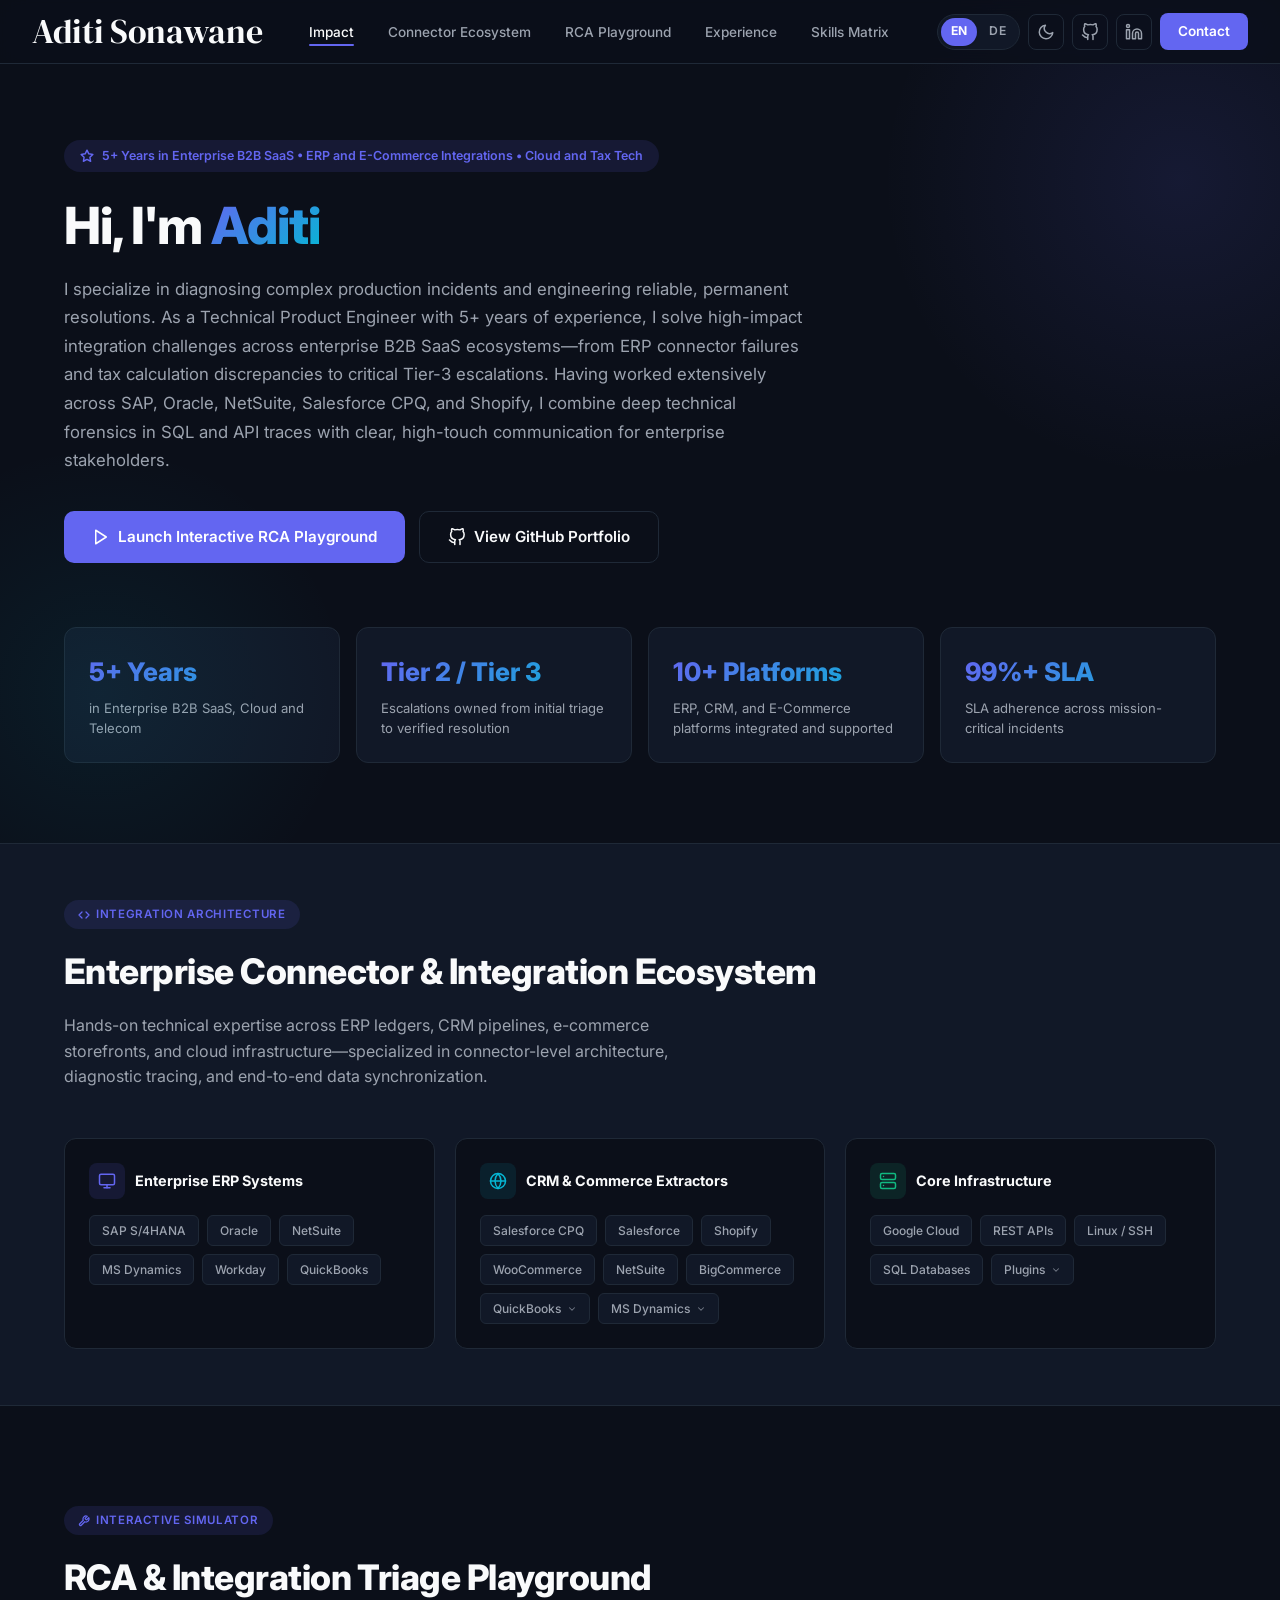
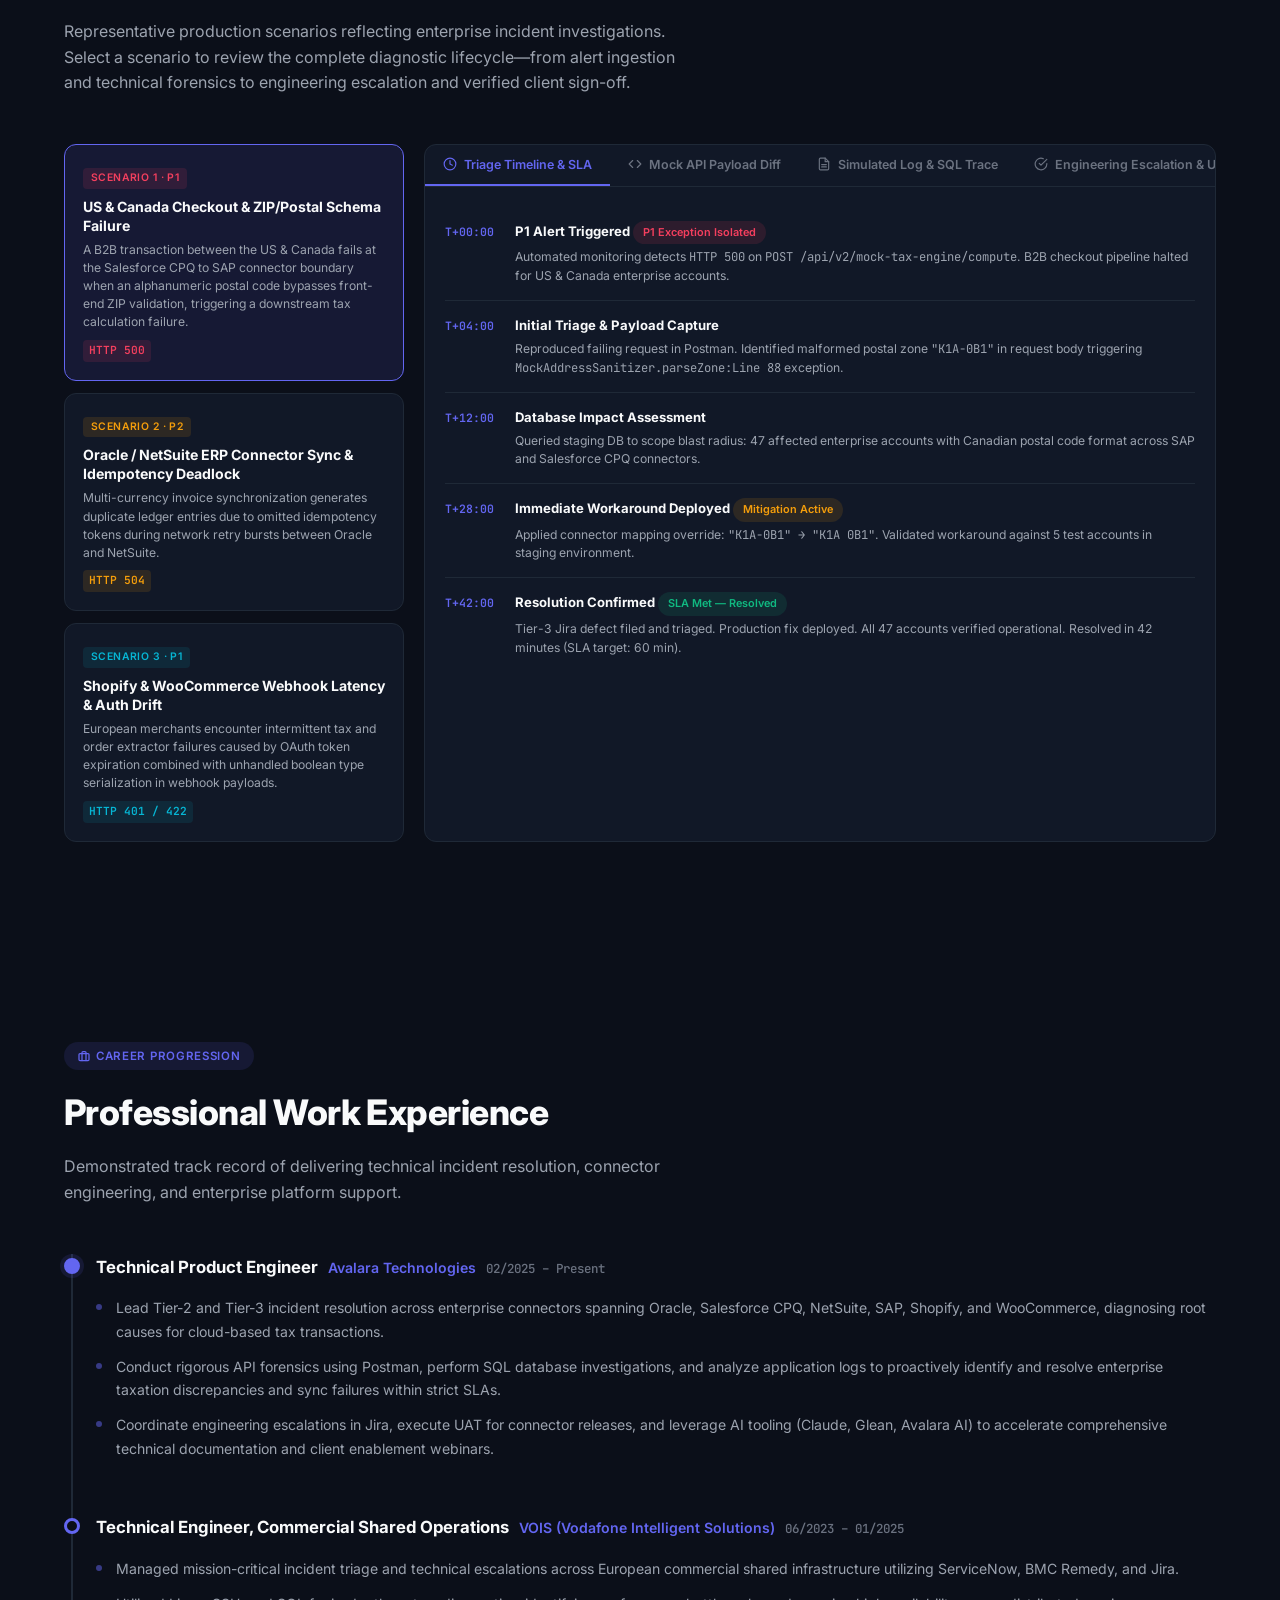
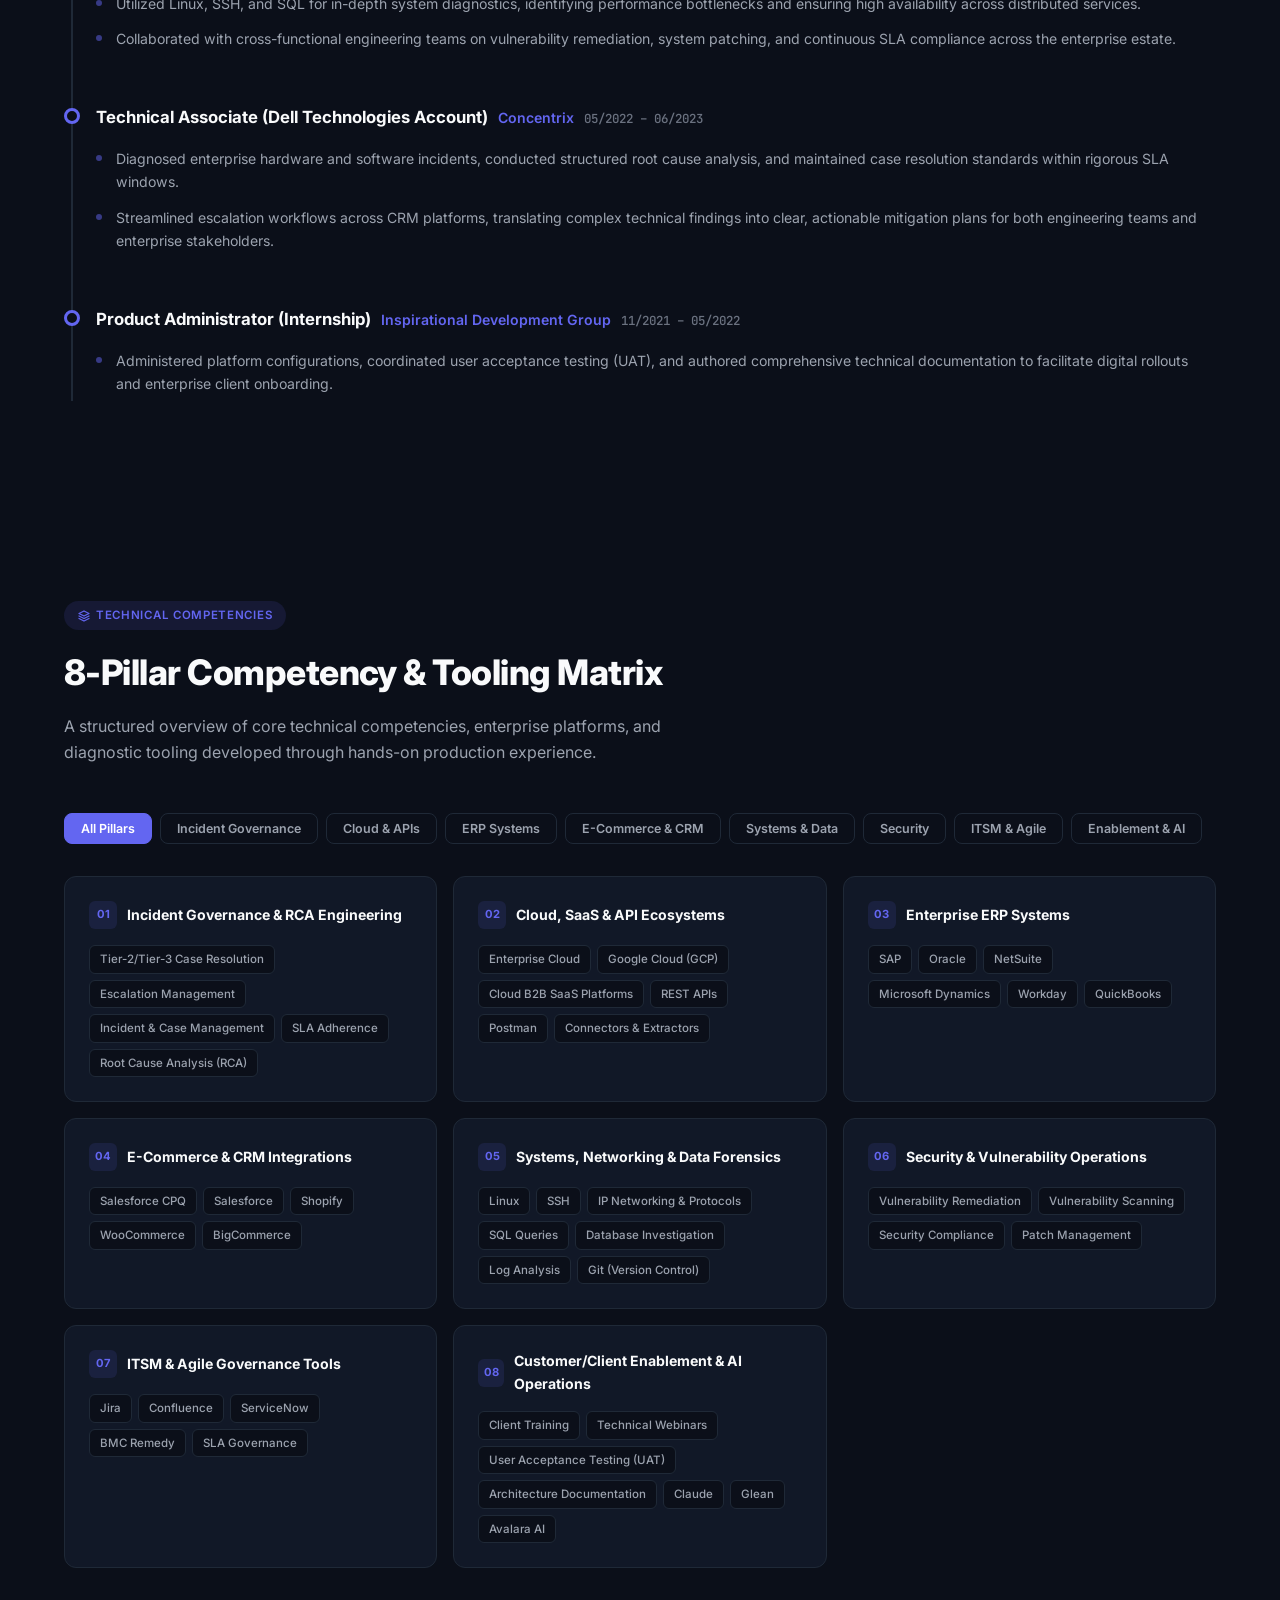
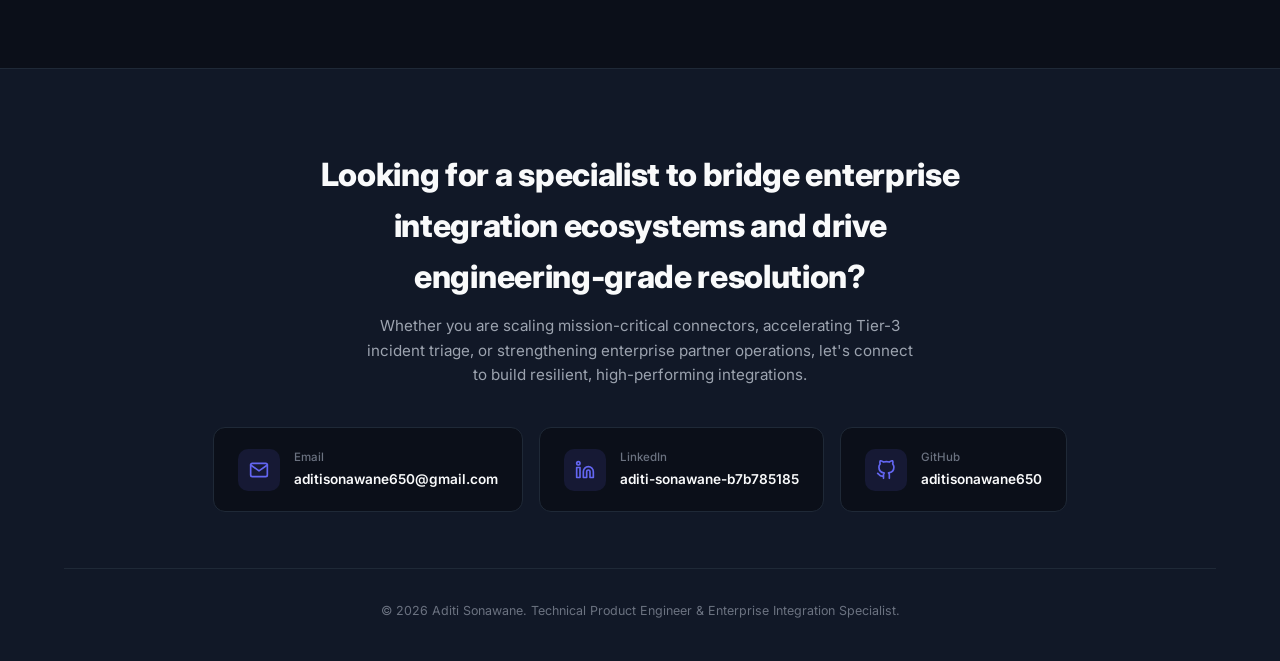
<file: index.html>
<!DOCTYPE html>
<html lang="en" data-theme="dark">

<head>
  <meta charset="UTF-8">
  <meta name="viewport" content="width=device-width, initial-scale=1.0">

  <!-- Automatic Language Detection -->
  <script>
    (function () {
      try {
        var saved = localStorage.getItem('preferred_lang');
        if (saved === 'en') return;

        var browserLang = (navigator.languages && navigator.languages[0]) || navigator.language || '';
        var isGerman = browserLang.toLowerCase().slice(0, 2) === 'de';

        if (saved === 'de' || (!saved && isGerman)) {
          window.location.replace('de/' + window.location.hash);
        }
      } catch (e) {
        // Fallback gracefully if localStorage access is restricted
      }
    })();
  </script>

  <title>Aditi Sonawane</title>
  <meta name="description"
    content="Aditi Sonawane is a Technical Product Engineer with 5+ years of experience resolving complex Tier-2/Tier-3 production incidents across ERP, CRM, and e-commerce ecosystems, specializing in API forensics, SQL investigation, and SLA governance.">
  <meta name="keywords"
    content="Technical Account Manager, Technical Product Engineer, Enterprise Integration, ERP Connector, Root Cause Analysis, API Forensics, SAP, Oracle, NetSuite, Salesforce CPQ, Shopify, WooCommerce">

  <!-- Canonical & Multilingual SEO -->
  <link rel="canonical" href="https://aditisonawane650.github.io/">
  <link rel="alternate" hreflang="en" href="https://aditisonawane650.github.io/">
  <link rel="alternate" hreflang="de" href="https://aditisonawane650.github.io/de/">
  <link rel="alternate" hreflang="x-default" href="https://aditisonawane650.github.io/">

  <!-- Fonts -->
  <link rel="preconnect" href="https://fonts.googleapis.com">
  <link rel="preconnect" href="https://fonts.gstatic.com" crossorigin>
  <link
    href="https://fonts.googleapis.com/css2?family=DM+Serif+Display&family=Inter:wght@400;500;600;700;800;900&family=JetBrains+Mono:wght@400;500;600&display=swap"
    rel="stylesheet">

  <!-- Styles -->
  <link rel="stylesheet" href="styles.css">
</head>

<body>

  <!-- ════════════════════════════════════════════════════════
     NAVBAR
     ════════════════════════════════════════════════════════ -->
  <nav class="navbar" role="navigation" aria-label="Main navigation">
    <div class="container">
      <!-- Brand -->
      <div class="nav-brand">
        <a href="#" class="nav-brand-name">Aditi Sonawane</a>
      </div>

      <!-- Center Links -->
      <ul class="nav-links">
        <li><a href="#impact">Impact</a></li>
        <li><a href="#connectors">Connector Ecosystem</a></li>
        <li><a href="#playground">RCA Playground</a></li>
        <li><a href="#experience">Experience</a></li>
        <li><a href="#skills">Skills Matrix</a></li>
      </ul>

      <!-- Right Actions -->
      <div class="nav-actions">
        <div class="lang-switch-wrap">
          <div class="lang-switch" role="group" aria-label="Language selector">
            <span class="lang-switch-btn active" aria-current="true">EN</span>
            <a href="de/" class="lang-switch-btn" aria-label="Switch to German">DE</a>
          </div>
          <div class="lang-popup" id="lang-popup" role="tooltip" data-target="de/">
            <span class="lang-popup-icon">🌐</span>
            <span class="lang-popup-text">Change to <strong>German</strong>?</span>
            <span class="lang-popup-arrow">→</span>
            <button class="lang-popup-close" aria-label="Close" type="button">&times;</button>
          </div>
        </div>
        <button id="theme-toggle" class="nav-icon-btn" aria-label="Toggle theme">
          <!-- JS injects icon -->
        </button>
        <a href="https://github.com/aditisonawane650" target="_blank" rel="noopener" class="nav-icon-btn"
          aria-label="GitHub">
          <svg xmlns="http://www.w3.org/2000/svg" width="18" height="18" viewBox="0 0 24 24" fill="none"
            stroke="currentColor" stroke-width="2" stroke-linecap="round" stroke-linejoin="round">
            <path
              d="M9 19c-5 1.5-5-2.5-7-3m14 6v-3.87a3.37 3.37 0 0 0-.94-2.61c3.14-.35 6.44-1.54 6.44-7A5.44 5.44 0 0 0 20 4.77 5.07 5.07 0 0 0 19.91 1S18.73.65 16 2.48a13.38 13.38 0 0 0-7 0C6.27.65 5.09 1 5.09 1A5.07 5.07 0 0 0 5 4.77a5.44 5.44 0 0 0-1.5 3.78c0 5.42 3.3 6.61 6.44 7A3.37 3.37 0 0 0 9 18.13V22" />
          </svg>
        </a>
        <a href="https://www.linkedin.com/in/aditi-sonawane-b7b785185" target="_blank" rel="noopener"
          class="nav-icon-btn" aria-label="LinkedIn">
          <svg xmlns="http://www.w3.org/2000/svg" width="18" height="18" viewBox="0 0 24 24" fill="none"
            stroke="currentColor" stroke-width="2" stroke-linecap="round" stroke-linejoin="round">
            <path d="M16 8a6 6 0 0 1 6 6v7h-4v-7a2 2 0 0 0-2-2 2 2 0 0 0-2 2v7h-4v-7a6 6 0 0 1 6-6z" />
            <rect x="2" y="9" width="4" height="12" />
            <circle cx="4" cy="4" r="2" />
          </svg>
        </a>
        <a href="mailto:aditisonawane650@gmail.com" class="nav-cta">Contact</a>
        <button id="nav-hamburger" class="nav-hamburger" aria-label="Open menu" aria-expanded="false">
          <svg xmlns="http://www.w3.org/2000/svg" width="20" height="20" viewBox="0 0 24 24" fill="none"
            stroke="currentColor" stroke-width="2" stroke-linecap="round" stroke-linejoin="round">
            <line x1="3" y1="12" x2="21" y2="12" />
            <line x1="3" y1="6" x2="21" y2="6" />
            <line x1="3" y1="18" x2="21" y2="18" />
          </svg>
        </button>
      </div>
    </div>
  </nav>

  <!-- Mobile Nav Drawer -->
  <div id="mobile-nav" class="mobile-nav">
    <a href="#impact">Impact</a>
    <a href="#connectors">Connector Ecosystem</a>
    <a href="#playground">RCA Playground</a>
    <a href="#experience">Experience</a>
    <a href="#skills">Skills Matrix</a>
    <div class="mobile-lang-row">
      <span class="mobile-lang-title">Language</span>
      <div class="lang-switch" role="group" aria-label="Language selector">
        <span class="lang-switch-btn active" aria-current="true">EN</span>
        <a href="de/" class="lang-switch-btn" aria-label="Switch to German">DE</a>
      </div>
    </div>
    <a href="mailto:aditisonawane650@gmail.com" class="mobile-cta">Contact</a>
  </div>

  <!-- ════════════════════════════════════════════════════════
     HERO
     ════════════════════════════════════════════════════════ -->
  <section id="impact" class="hero">
    <div class="container">
      <div class="hero-content reveal">
        <div class="hero-eyebrow">
          <svg xmlns="http://www.w3.org/2000/svg" width="14" height="14" viewBox="0 0 24 24" fill="none"
            stroke="currentColor" stroke-width="2.5" stroke-linecap="round" stroke-linejoin="round">
            <polygon
              points="12 2 15.09 8.26 22 9.27 17 14.14 18.18 21.02 12 17.77 5.82 21.02 7 14.14 2 9.27 8.91 8.26 12 2" />
          </svg>
          5+ Years in Enterprise B2B SaaS • ERP and E-Commerce Integrations • Cloud and Tax Tech
        </div>

        <h1>Hi, I'm <span class="gradient-text">Aditi</span></h1>

        <p class="hero-sub">I specialize in diagnosing complex production incidents and engineering reliable, permanent resolutions. As a Technical Product Engineer with 5+ years of experience, I solve high-impact integration challenges across enterprise B2B SaaS ecosystems—from ERP connector failures and tax calculation discrepancies to critical Tier-3 escalations. Having worked extensively across SAP, Oracle, NetSuite, Salesforce CPQ, and Shopify, I combine deep technical forensics in SQL and API traces with clear, high-touch communication for enterprise stakeholders.</p>

        <div class="hero-buttons">
          <a href="#playground" class="btn-primary">
            <svg xmlns="http://www.w3.org/2000/svg" width="18" height="18" viewBox="0 0 24 24" fill="none"
              stroke="currentColor" stroke-width="2" stroke-linecap="round" stroke-linejoin="round">
              <polygon points="5 3 19 12 5 21 5 3" />
            </svg>
            Launch Interactive RCA Playground
          </a>
          <a href="https://github.com/aditisonawane650" target="_blank" rel="noopener" class="btn-secondary">
            <svg xmlns="http://www.w3.org/2000/svg" width="18" height="18" viewBox="0 0 24 24" fill="none"
              stroke="currentColor" stroke-width="2" stroke-linecap="round" stroke-linejoin="round">
              <path
                d="M9 19c-5 1.5-5-2.5-7-3m14 6v-3.87a3.37 3.37 0 0 0-.94-2.61c3.14-.35 6.44-1.54 6.44-7A5.44 5.44 0 0 0 20 4.77 5.07 5.07 0 0 0 19.91 1S18.73.65 16 2.48a13.38 13.38 0 0 0-7 0C6.27.65 5.09 1 5.09 1A5.07 5.07 0 0 0 5 4.77a5.44 5.44 0 0 0-1.5 3.78c0 5.42 3.3 6.61 6.44 7A3.37 3.37 0 0 0 9 18.13V22" />
            </svg>
            View GitHub Portfolio
          </a>
        </div>
      </div>

      <!-- KPI Metric Bar -->
      <div class="kpi-bar reveal">
        <div class="kpi-card">
          <div class="kpi-value">5+ Years</div>
          <div class="kpi-label">in Enterprise B2B SaaS, Cloud and Telecom</div>
        </div>
        <div class="kpi-card">
          <div class="kpi-value">Tier 2 / Tier 3</div>
          <div class="kpi-label">Escalations owned from initial triage to verified resolution</div>
        </div>
        <div class="kpi-card">
          <div class="kpi-value">10+ Platforms</div>
          <div class="kpi-label">ERP, CRM, and E-Commerce platforms integrated and supported</div>
        </div>
        <div class="kpi-card">
          <div class="kpi-value">99%+ SLA</div>
          <div class="kpi-label">SLA adherence across mission-critical incidents</div>
        </div>
      </div>
    </div>
  </section>

  <!-- ════════════════════════════════════════════════════════
     CONNECTOR ECOSYSTEM BANNER
     ════════════════════════════════════════════════════════ -->
  <section id="connectors" class="connector-banner">
    <div class="container">
      <div class="reveal">
        <span class="section-label">
          <svg xmlns="http://www.w3.org/2000/svg" width="12" height="12" viewBox="0 0 24 24" fill="none"
            stroke="currentColor" stroke-width="2.5" stroke-linecap="round" stroke-linejoin="round">
            <polyline points="16 18 22 12 16 6" />
            <polyline points="8 6 2 12 8 18" />
          </svg>
          Integration Architecture
        </span>
        <h2 class="section-title">Enterprise Connector &amp; Integration Ecosystem</h2>
        <p class="section-desc">Hands-on technical expertise across ERP ledgers, CRM pipelines, e-commerce storefronts, and cloud infrastructure—specialized in connector-level architecture, diagnostic tracing, and end-to-end data synchronization.</p>
      </div>

      <div class="connector-categories reveal">
        <!-- ERP Systems -->
        <div class="connector-category">
          <div class="connector-cat-header">
            <div class="connector-cat-icon erp">
              <svg xmlns="http://www.w3.org/2000/svg" width="18" height="18" viewBox="0 0 24 24" fill="none"
                stroke="currentColor" stroke-width="2" stroke-linecap="round" stroke-linejoin="round">
                <rect x="2" y="3" width="20" height="14" rx="2" ry="2" />
                <line x1="8" y1="21" x2="16" y2="21" />
                <line x1="12" y1="17" x2="12" y2="21" />
              </svg>
            </div>
            <h3 class="connector-cat-title">Enterprise ERP Systems</h3>
          </div>
          <div class="connector-tags">
            <span class="connector-tag">SAP S/4HANA</span>
            <span class="connector-tag">Oracle</span>
            <span class="connector-tag">NetSuite</span>
            <span class="connector-tag">MS Dynamics</span>
            <span class="connector-tag">Workday</span>
            <span class="connector-tag">QuickBooks</span>
          </div>
        </div>

        <!-- CRM & Commerce -->
        <div class="connector-category">
          <div class="connector-cat-header">
            <div class="connector-cat-icon crm">
              <svg xmlns="http://www.w3.org/2000/svg" width="18" height="18" viewBox="0 0 24 24" fill="none"
                stroke="currentColor" stroke-width="2" stroke-linecap="round" stroke-linejoin="round">
                <circle cx="12" cy="12" r="10" />
                <line x1="2" y1="12" x2="22" y2="12" />
                <path d="M12 2a15.3 15.3 0 0 1 4 10 15.3 15.3 0 0 1-4 10 15.3 15.3 0 0 1-4-10 15.3 15.3 0 0 1 4-10z" />
              </svg>
            </div>
            <h3 class="connector-cat-title">CRM &amp; Commerce Extractors</h3>
          </div>
          <div class="connector-tags">
            <span class="connector-tag">Salesforce CPQ</span>
            <span class="connector-tag">Salesforce</span>
            <span class="connector-tag">Shopify</span>
            <span class="connector-tag">WooCommerce</span>
            <span class="connector-tag">NetSuite</span>
            <span class="connector-tag">BigCommerce</span>
            <div class="connector-tag has-dropdown" tabindex="0">
              <span>QuickBooks</span>
              <svg class="dropdown-chevron" width="10" height="10" viewBox="0 0 24 24" fill="none" stroke="currentColor" stroke-width="2.5" stroke-linecap="round" stroke-linejoin="round"><polyline points="6 9 12 15 18 9"/></svg>
              <div class="connector-dropdown">
                <ul class="connector-dropdown-list">
                  <li>QuickBooks Online</li>
                  <li>QuickBooks Desktop</li>
                  <li>QuickBooks Enterprise</li>
                </ul>
              </div>
            </div>
            <div class="connector-tag has-dropdown" tabindex="0">
              <span>MS Dynamics</span>
              <svg class="dropdown-chevron" width="10" height="10" viewBox="0 0 24 24" fill="none" stroke="currentColor" stroke-width="2.5" stroke-linecap="round" stroke-linejoin="round"><polyline points="6 9 12 15 18 9"/></svg>
              <div class="connector-dropdown">
                <ul class="connector-dropdown-list">
                  <li>MS Dynamics 365 Business central</li>
                  <li>MS Dynamics 365 Finance &amp; Operations</li>
                </ul>
              </div>
            </div>
          </div>
        </div>

        <!-- Core Infrastructure -->
        <div class="connector-category">
          <div class="connector-cat-header">
            <div class="connector-cat-icon infra">
              <svg xmlns="http://www.w3.org/2000/svg" width="18" height="18" viewBox="0 0 24 24" fill="none"
                stroke="currentColor" stroke-width="2" stroke-linecap="round" stroke-linejoin="round">
                <rect x="2" y="2" width="20" height="8" rx="2" ry="2" />
                <rect x="2" y="14" width="20" height="8" rx="2" ry="2" />
                <line x1="6" y1="6" x2="6.01" y2="6" />
                <line x1="6" y1="18" x2="6.01" y2="18" />
              </svg>
            </div>
            <h3 class="connector-cat-title">Core Infrastructure</h3>
          </div>
          <div class="connector-tags">
            <span class="connector-tag">Google Cloud</span>
            <span class="connector-tag">REST APIs</span>
            <span class="connector-tag">Linux / SSH</span>
            <span class="connector-tag">SQL Databases</span>
            <div class="connector-tag has-dropdown" tabindex="0">
              <span>Plugins</span>
              <svg class="dropdown-chevron" width="10" height="10" viewBox="0 0 24 24" fill="none" stroke="currentColor" stroke-width="2.5" stroke-linecap="round" stroke-linejoin="round"><polyline points="6 9 12 15 18 9"/></svg>
              <div class="connector-dropdown">
                <ul class="connector-dropdown-list">
                  <li>Salesforce</li>
                  <li>WooCommerce</li>
                  <li>NetSuite</li>
                  <li>Magento</li>
                  <li>Microsoft Dynamics 365 extension</li>
                </ul>
              </div>
            </div>
          </div>
        </div>
      </div>
    </div>
  </section>

  <!-- ════════════════════════════════════════════════════════
     RCA PLAYGROUND
     ════════════════════════════════════════════════════════ -->
  <section id="playground" class="section">
    <div class="container">
      <div class="reveal">
        <span class="section-label">
          <svg xmlns="http://www.w3.org/2000/svg" width="12" height="12" viewBox="0 0 24 24" fill="none"
            stroke="currentColor" stroke-width="2.5" stroke-linecap="round" stroke-linejoin="round">
            <path
              d="M14.7 6.3a1 1 0 0 0 0 1.4l1.6 1.6a1 1 0 0 0 1.4 0l3.77-3.77a6 6 0 0 1-7.94 7.94l-6.91 6.91a2.12 2.12 0 0 1-3-3l6.91-6.91a6 6 0 0 1 7.94-7.94l-3.76 3.76z" />
          </svg>
          Interactive Simulator
        </span>
        <h2 class="section-title">RCA &amp; Integration Triage Playground</h2>
        <p class="section-desc">Representative production scenarios reflecting enterprise incident investigations. Select a scenario to review the complete diagnostic lifecycle—from alert ingestion and technical forensics to engineering escalation and verified client sign-off.</p>
      </div>

      <div class="playground-layout reveal">
        <!-- LEFT: Scenario List -->
        <div class="scenario-list">
          <div class="scenario-card active" data-scenario="0">
            <span class="scenario-badge p1">Scenario 1 · P1</span>
            <h4>US &amp; Canada Checkout &amp; ZIP/Postal Schema Failure</h4>
            <p>A B2B transaction between the US &amp; Canada fails at the Salesforce CPQ to SAP connector boundary when an alphanumeric postal code bypasses front-end ZIP validation, triggering a downstream tax calculation failure.</p>
            <span class="scenario-http http-500">HTTP 500</span>
          </div>

          <div class="scenario-card" data-scenario="1">
            <span class="scenario-badge p2">Scenario 2 · P2</span>
            <h4>Oracle / NetSuite ERP Connector Sync &amp; Idempotency Deadlock</h4>
            <p>Multi-currency invoice synchronization generates duplicate ledger entries due to omitted idempotency tokens during network retry bursts between Oracle and NetSuite.</p>
            <span class="scenario-http http-504">HTTP 504</span>
          </div>

          <div class="scenario-card" data-scenario="2">
            <span class="scenario-badge p3">Scenario 3 · P1</span>
            <h4>Shopify &amp; WooCommerce Webhook Latency &amp; Auth Drift</h4>
            <p>European merchants encounter intermittent tax and order extractor failures caused by OAuth token expiration combined with unhandled boolean type serialization in webhook payloads.</p>
            <span class="scenario-http http-401">HTTP 401 / 422</span>
          </div>
        </div>

        <!-- RIGHT: Diagnostic Panel -->
        <div class="diagnostic-panel">
          <div class="diag-tabs">
            <button class="diag-tab active" data-tab="0">
              <svg xmlns="http://www.w3.org/2000/svg" width="14" height="14" viewBox="0 0 24 24" fill="none"
                stroke="currentColor" stroke-width="2" stroke-linecap="round" stroke-linejoin="round"
                style="vertical-align:-2px;margin-right:4px">
                <circle cx="12" cy="12" r="10" />
                <polyline points="12 6 12 12 16 14" />
              </svg>
              Triage Timeline &amp; SLA
            </button>
            <button class="diag-tab" data-tab="1">
              <svg xmlns="http://www.w3.org/2000/svg" width="14" height="14" viewBox="0 0 24 24" fill="none"
                stroke="currentColor" stroke-width="2" stroke-linecap="round" stroke-linejoin="round"
                style="vertical-align:-2px;margin-right:4px">
                <polyline points="16 18 22 12 16 6" />
                <polyline points="8 6 2 12 8 18" />
              </svg>
              Mock API Payload Diff
            </button>
            <button class="diag-tab" data-tab="2">
              <svg xmlns="http://www.w3.org/2000/svg" width="14" height="14" viewBox="0 0 24 24" fill="none"
                stroke="currentColor" stroke-width="2" stroke-linecap="round" stroke-linejoin="round"
                style="vertical-align:-2px;margin-right:4px">
                <path d="M14 2H6a2 2 0 0 0-2 2v16a2 2 0 0 0 2 2h12a2 2 0 0 0 2-2V8z" />
                <polyline points="14 2 14 8 20 8" />
                <line x1="16" y1="13" x2="8" y2="13" />
                <line x1="16" y1="17" x2="8" y2="17" />
              </svg>
              Simulated Log &amp; SQL Trace
            </button>
            <button class="diag-tab" data-tab="3">
              <svg xmlns="http://www.w3.org/2000/svg" width="14" height="14" viewBox="0 0 24 24" fill="none"
                stroke="currentColor" stroke-width="2" stroke-linecap="round" stroke-linejoin="round"
                style="vertical-align:-2px;margin-right:4px">
                <path d="M22 11.08V12a10 10 0 1 1-5.93-9.14" />
                <polyline points="22 4 12 14.01 9 11.01" />
              </svg>
              Engineering Escalation &amp; UAT
            </button>
          </div>
          <div class="diag-content">
            <div class="diag-pane active" id="pane-triage"></div>
            <div class="diag-pane" id="pane-payload"></div>
            <div class="diag-pane" id="pane-logs"></div>
            <div class="diag-pane" id="pane-escalation"></div>
          </div>
        </div>
      </div>
    </div>
  </section>

  <!-- ════════════════════════════════════════════════════════
     EXPERIENCE TIMELINE
     ════════════════════════════════════════════════════════ -->
  <section id="experience" class="section">
    <div class="container">
      <div class="reveal">
        <span class="section-label">
          <svg xmlns="http://www.w3.org/2000/svg" width="12" height="12" viewBox="0 0 24 24" fill="none"
            stroke="currentColor" stroke-width="2.5" stroke-linecap="round" stroke-linejoin="round">
            <rect x="2" y="7" width="20" height="14" rx="2" ry="2" />
            <path d="M16 21V5a2 2 0 0 0-2-2h-4a2 2 0 0 0-2 2v16" />
          </svg>
          Career Progression
        </span>
        <h2 class="section-title">Professional Work Experience</h2>
        <p class="section-desc">Demonstrated track record of delivering technical incident resolution, connector engineering, and enterprise platform support.</p>
      </div>

      <div class="timeline reveal">
        <!-- 1. Avalara -->
        <div class="timeline-item">
          <div class="timeline-dot"></div>
          <div class="timeline-header">
            <span class="timeline-role">Technical Product Engineer</span>
            <span class="timeline-company">Avalara Technologies</span>
            <span class="timeline-date">02/2025 – Present</span>
          </div>
          <ul class="timeline-body">
            <li>Lead Tier-2 and Tier-3 incident resolution across enterprise connectors spanning Oracle, Salesforce CPQ, NetSuite, SAP, Shopify, and WooCommerce, diagnosing root causes for cloud-based tax transactions.</li>
            <li>Conduct rigorous API forensics using Postman, perform SQL database investigations, and analyze application logs to proactively identify and resolve enterprise taxation discrepancies and sync failures within strict SLAs.</li>
            <li>Coordinate engineering escalations in Jira, execute UAT for connector releases, and leverage AI tooling (Claude, Glean, Avalara AI) to accelerate comprehensive technical documentation and client enablement webinars.</li>
          </ul>
        </div>

        <!-- 2. VOIS (Vodafone) -->
        <div class="timeline-item">
          <div class="timeline-dot"></div>
          <div class="timeline-header">
            <span class="timeline-role">Technical Engineer, Commercial Shared Operations</span>
            <span class="timeline-company">VOIS (Vodafone Intelligent Solutions)</span>
            <span class="timeline-date">06/2023 – 01/2025</span>
          </div>
          <ul class="timeline-body">
            <li>Managed mission-critical incident triage and technical escalations across European commercial shared infrastructure utilizing ServiceNow, BMC Remedy, and Jira.</li>
            <li>Utilized Linux, SSH, and SQL for in-depth system diagnostics, identifying performance bottlenecks and ensuring high availability across distributed services.</li>
            <li>Collaborated with cross-functional engineering teams on vulnerability remediation, system patching, and continuous SLA compliance across the enterprise estate.</li>
          </ul>
        </div>

        <!-- 3. Concentrix (Dell) -->
        <div class="timeline-item">
          <div class="timeline-dot"></div>
          <div class="timeline-header">
            <span class="timeline-role">Technical Associate (Dell Technologies Account)</span>
            <span class="timeline-company">Concentrix</span>
            <span class="timeline-date">05/2022 – 06/2023</span>
          </div>
          <ul class="timeline-body">
            <li>Diagnosed enterprise hardware and software incidents, conducted structured root cause analysis, and maintained case resolution standards within rigorous SLA windows.</li>
            <li>Streamlined escalation workflows across CRM platforms, translating complex technical findings into clear, actionable mitigation plans for both engineering teams and enterprise stakeholders.</li>
          </ul>
        </div>

        <!-- 4. IDG Internship -->
        <div class="timeline-item">
          <div class="timeline-dot"></div>
          <div class="timeline-header">
            <span class="timeline-role">Product Administrator (Internship)</span>
            <span class="timeline-company">Inspirational Development Group</span>
            <span class="timeline-date">11/2021 – 05/2022</span>
          </div>
          <ul class="timeline-body">
            <li>Administered platform configurations, coordinated user acceptance testing (UAT), and authored comprehensive technical documentation to facilitate digital rollouts and enterprise client onboarding.</li>
          </ul>
        </div>
      </div>
    </div>
  </section>

  <!-- ════════════════════════════════════════════════════════
     SKILLS MATRIX
     ════════════════════════════════════════════════════════ -->
  <section id="skills" class="section">
    <div class="container">
      <div class="reveal">
        <span class="section-label">
          <svg xmlns="http://www.w3.org/2000/svg" width="12" height="12" viewBox="0 0 24 24" fill="none"
            stroke="currentColor" stroke-width="2.5" stroke-linecap="round" stroke-linejoin="round">
            <polygon points="12 2 2 7 12 12 22 7 12 2" />
            <polyline points="2 17 12 22 22 17" />
            <polyline points="2 12 12 17 22 12" />
          </svg>
          Technical Competencies
        </span>
        <h2 class="section-title">8-Pillar Competency &amp; Tooling Matrix</h2>
        <p class="section-desc">A structured overview of core technical competencies, enterprise platforms, and diagnostic tooling developed through hands-on production experience.</p>
      </div>

      <!-- Filters -->
      <div class="skills-filters reveal">
        <button class="skill-filter-btn active" data-filter="all">All Pillars</button>
        <button class="skill-filter-btn" data-filter="governance">Incident Governance</button>
        <button class="skill-filter-btn" data-filter="cloud">Cloud &amp; APIs</button>
        <button class="skill-filter-btn" data-filter="erp">ERP Systems</button>
        <button class="skill-filter-btn" data-filter="commerce">E-Commerce &amp; CRM</button>
        <button class="skill-filter-btn" data-filter="systems">Systems &amp; Data</button>
        <button class="skill-filter-btn" data-filter="security">Security</button>
        <button class="skill-filter-btn" data-filter="itsm">ITSM &amp; Agile</button>
        <button class="skill-filter-btn" data-filter="enablement">Enablement &amp; AI</button>
      </div>

      <!-- Grid -->
      <div class="skills-grid reveal">
        <!-- 1 -->
        <div class="skill-category-card" data-category="governance">
          <div class="skill-cat-header">
            <span class="skill-cat-num">01</span>
            <h3 class="skill-cat-title">Incident Governance &amp; RCA Engineering</h3>
          </div>
          <div class="skill-tags">
            <span class="skill-tag">Tier-2/Tier-3 Case Resolution</span>
            <span class="skill-tag">Escalation Management</span>
            <span class="skill-tag">Incident &amp; Case Management</span>
            <span class="skill-tag">SLA Adherence</span>
            <span class="skill-tag">Root Cause Analysis (RCA)</span>
          </div>
        </div>
        <!-- 2 -->
        <div class="skill-category-card" data-category="cloud">
          <div class="skill-cat-header">
            <span class="skill-cat-num">02</span>
            <h3 class="skill-cat-title">Cloud, SaaS &amp; API Ecosystems</h3>
          </div>
          <div class="skill-tags">
            <span class="skill-tag">Enterprise Cloud</span>
            <span class="skill-tag">Google Cloud (GCP)</span>
            <span class="skill-tag">Cloud B2B SaaS Platforms</span>
            <span class="skill-tag">REST APIs</span>
            <span class="skill-tag">Postman</span>
            <span class="skill-tag">Connectors &amp; Extractors</span>
          </div>
        </div>
        <!-- 3 -->
        <div class="skill-category-card" data-category="erp">
          <div class="skill-cat-header">
            <span class="skill-cat-num">03</span>
            <h3 class="skill-cat-title">Enterprise ERP Systems</h3>
          </div>
          <div class="skill-tags">
            <span class="skill-tag">SAP</span>
            <span class="skill-tag">Oracle</span>
            <span class="skill-tag">NetSuite</span>
            <span class="skill-tag">Microsoft Dynamics</span>
            <span class="skill-tag">Workday</span>
            <span class="skill-tag">QuickBooks</span>
          </div>
        </div>
        <!-- 4 -->
        <div class="skill-category-card" data-category="commerce">
          <div class="skill-cat-header">
            <span class="skill-cat-num">04</span>
            <h3 class="skill-cat-title">E-Commerce &amp; CRM Integrations</h3>
          </div>
          <div class="skill-tags">
            <span class="skill-tag">Salesforce CPQ</span>
            <span class="skill-tag">Salesforce</span>
            <span class="skill-tag">Shopify</span>
            <span class="skill-tag">WooCommerce</span>
            <span class="skill-tag">BigCommerce</span>
          </div>
        </div>
        <!-- 5 -->
        <div class="skill-category-card" data-category="systems">
          <div class="skill-cat-header">
            <span class="skill-cat-num">05</span>
            <h3 class="skill-cat-title">Systems, Networking &amp; Data Forensics</h3>
          </div>
          <div class="skill-tags">
            <span class="skill-tag">Linux</span>
            <span class="skill-tag">SSH</span>
            <span class="skill-tag">IP Networking &amp; Protocols</span>
            <span class="skill-tag">SQL Queries</span>
            <span class="skill-tag">Database Investigation</span>
            <span class="skill-tag">Log Analysis</span>
            <span class="skill-tag">Git (Version Control)</span>
          </div>
        </div>
        <!-- 6 -->
        <div class="skill-category-card" data-category="security">
          <div class="skill-cat-header">
            <span class="skill-cat-num">06</span>
            <h3 class="skill-cat-title">Security &amp; Vulnerability Operations</h3>
          </div>
          <div class="skill-tags">
            <span class="skill-tag">Vulnerability Remediation</span>
            <span class="skill-tag">Vulnerability Scanning</span>
            <span class="skill-tag">Security Compliance</span>
            <span class="skill-tag">Patch Management</span>
          </div>
        </div>
        <!-- 7 -->
        <div class="skill-category-card" data-category="itsm">
          <div class="skill-cat-header">
            <span class="skill-cat-num">07</span>
            <h3 class="skill-cat-title">ITSM &amp; Agile Governance Tools</h3>
          </div>
          <div class="skill-tags">
            <span class="skill-tag">Jira</span>
            <span class="skill-tag">Confluence</span>
            <span class="skill-tag">ServiceNow</span>
            <span class="skill-tag">BMC Remedy</span>
            <span class="skill-tag">SLA Governance</span>
          </div>
        </div>
        <!-- 8 -->
        <div class="skill-category-card" data-category="enablement">
          <div class="skill-cat-header">
            <span class="skill-cat-num">08</span>
            <h3 class="skill-cat-title">Customer/Client Enablement &amp; AI Operations</h3>
          </div>
          <div class="skill-tags">
            <span class="skill-tag">Client Training</span>
            <span class="skill-tag">Technical Webinars</span>
            <span class="skill-tag">User Acceptance Testing (UAT)</span>
            <span class="skill-tag">Architecture Documentation</span>
            <span class="skill-tag">Claude</span>
            <span class="skill-tag">Glean</span>
            <span class="skill-tag">Avalara AI</span>
          </div>
        </div>
      </div>
    </div>
  </section>

  <!-- ════════════════════════════════════════════════════════
     FOOTER
     ════════════════════════════════════════════════════════ -->
  <footer class="footer">
    <div class="container">
      <div class="reveal">
        <h2 class="footer-cta-heading">Looking for a specialist to bridge enterprise integration ecosystems and drive engineering-grade resolution?</h2>
        <p class="footer-cta-sub">Whether you are scaling mission-critical connectors, accelerating Tier-3 incident triage, or strengthening enterprise partner operations, let's connect to build resilient, high-performing integrations.</p>
      </div>

      <div class="footer-cards reveal">
        <!-- Email -->
        <a href="mailto:aditisonawane650@gmail.com" class="footer-card">
          <div class="footer-card-icon">
            <svg xmlns="http://www.w3.org/2000/svg" width="20" height="20" viewBox="0 0 24 24" fill="none"
              stroke="currentColor" stroke-width="2" stroke-linecap="round" stroke-linejoin="round">
              <path d="M4 4h16c1.1 0 2 .9 2 2v12c0 1.1-.9 2-2 2H4c-1.1 0-2-.9-2-2V6c0-1.1.9-2 2-2z" />
              <polyline points="22,6 12,13 2,6" />
            </svg>
          </div>
          <div>
            <div class="footer-card-label">Email</div>
            <div class="footer-card-value">aditisonawane650@gmail.com</div>
          </div>
        </a>
        <!-- LinkedIn -->
        <a href="https://www.linkedin.com/in/aditi-sonawane-b7b785185" target="_blank" rel="noopener"
          class="footer-card">
          <div class="footer-card-icon">
            <svg xmlns="http://www.w3.org/2000/svg" width="20" height="20" viewBox="0 0 24 24" fill="none"
              stroke="currentColor" stroke-width="2" stroke-linecap="round" stroke-linejoin="round">
              <path d="M16 8a6 6 0 0 1 6 6v7h-4v-7a2 2 0 0 0-2-2 2 2 0 0 0-2 2v7h-4v-7a6 6 0 0 1 6-6z" />
              <rect x="2" y="9" width="4" height="12" />
              <circle cx="4" cy="4" r="2" />
            </svg>
          </div>
          <div>
            <div class="footer-card-label">LinkedIn</div>
            <div class="footer-card-value">aditi-sonawane-b7b785185</div>
          </div>
        </a>
        <!-- GitHub -->
        <a href="https://github.com/aditisonawane650" target="_blank" rel="noopener" class="footer-card">
          <div class="footer-card-icon">
            <svg xmlns="http://www.w3.org/2000/svg" width="20" height="20" viewBox="0 0 24 24" fill="none"
              stroke="currentColor" stroke-width="2" stroke-linecap="round" stroke-linejoin="round">
              <path
                d="M9 19c-5 1.5-5-2.5-7-3m14 6v-3.87a3.37 3.37 0 0 0-.94-2.61c3.14-.35 6.44-1.54 6.44-7A5.44 5.44 0 0 0 20 4.77 5.07 5.07 0 0 0 19.91 1S18.73.65 16 2.48a13.38 13.38 0 0 0-7 0C6.27.65 5.09 1 5.09 1A5.07 5.07 0 0 0 5 4.77a5.44 5.44 0 0 0-1.5 3.78c0 5.42 3.3 6.61 6.44 7A3.37 3.37 0 0 0 9 18.13V22" />
            </svg>
          </div>
          <div>
            <div class="footer-card-label">GitHub</div>
            <div class="footer-card-value">aditisonawane650</div>
          </div>
        </a>
      </div>

      <div class="footer-bottom reveal">
        <p>&copy; 2026 Aditi Sonawane. Technical Product Engineer &amp; Enterprise Integration Specialist.</p>
      </div>
    </div>
  </footer>

  <!-- Toast Notification -->
  <div id="toast" class="toast"></div>

  <!-- Script -->
  <script src="script.js"></script>
</body>

</html>
</file>
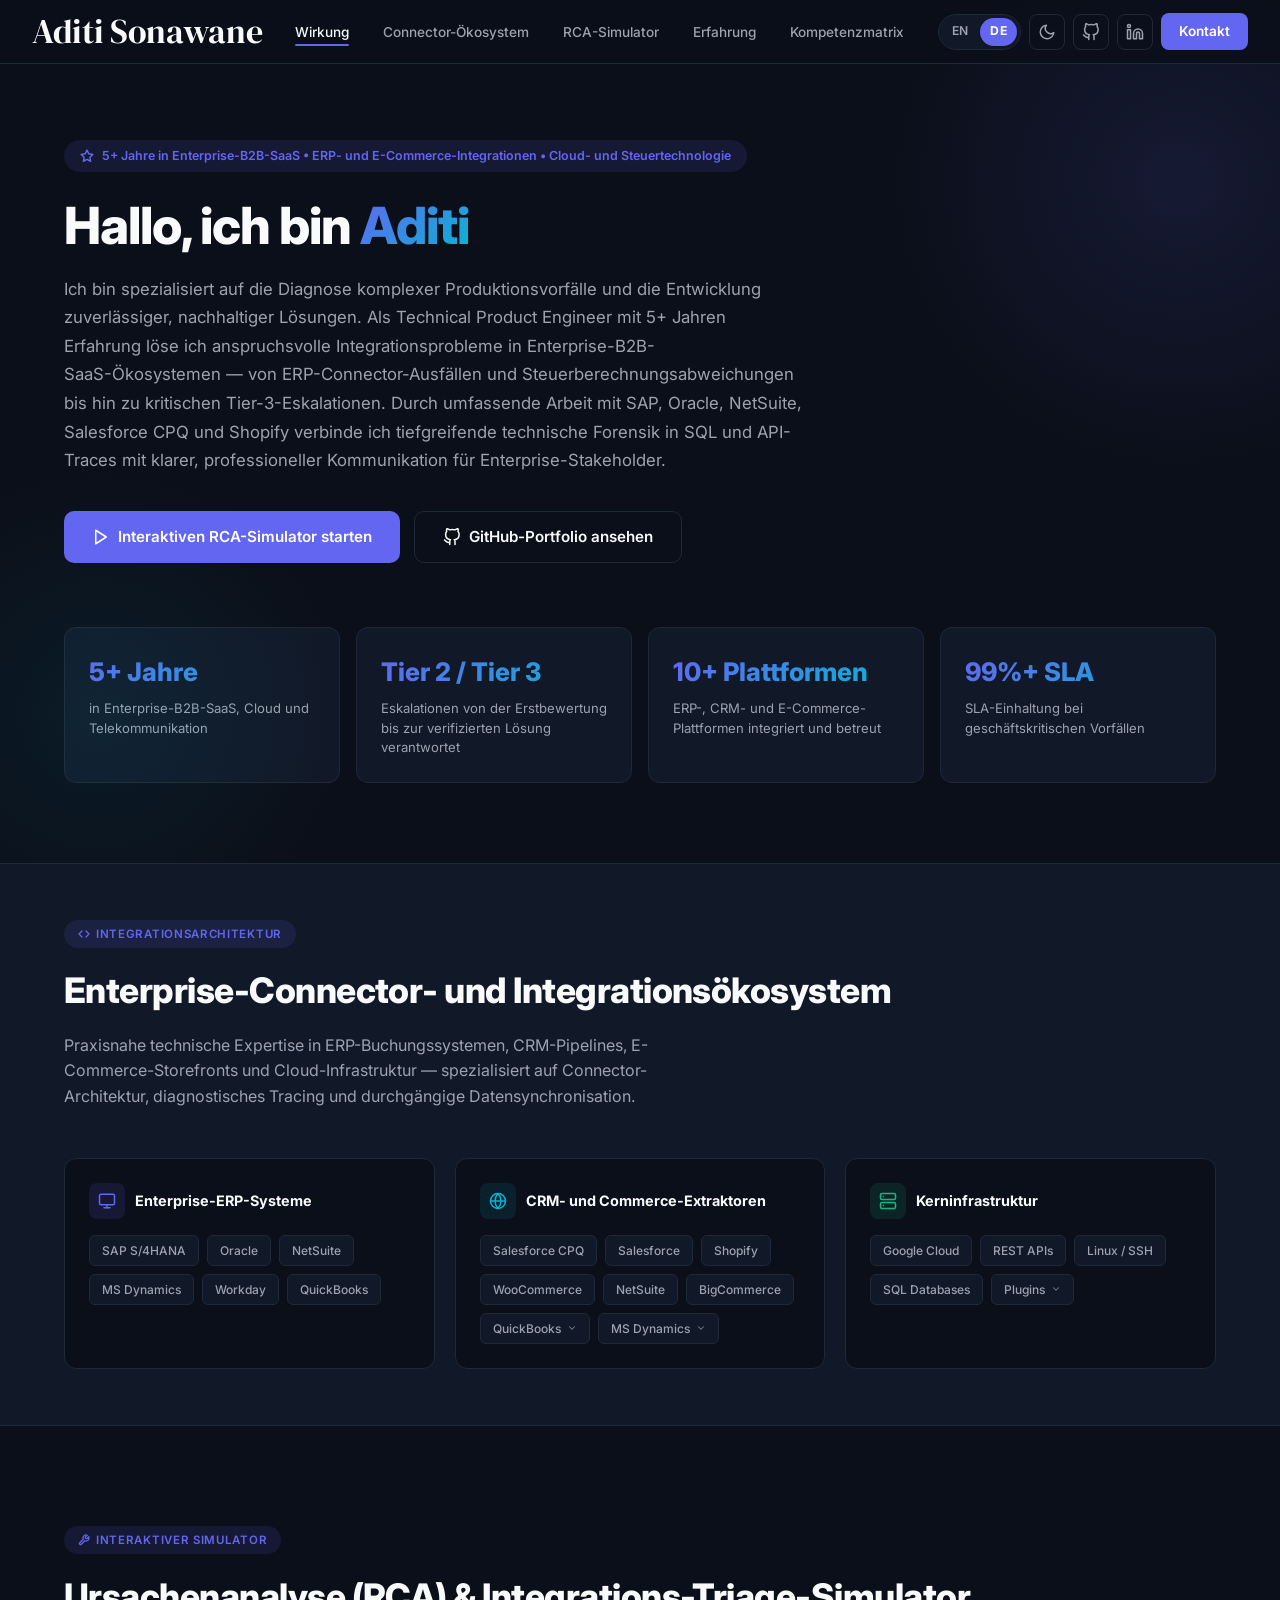
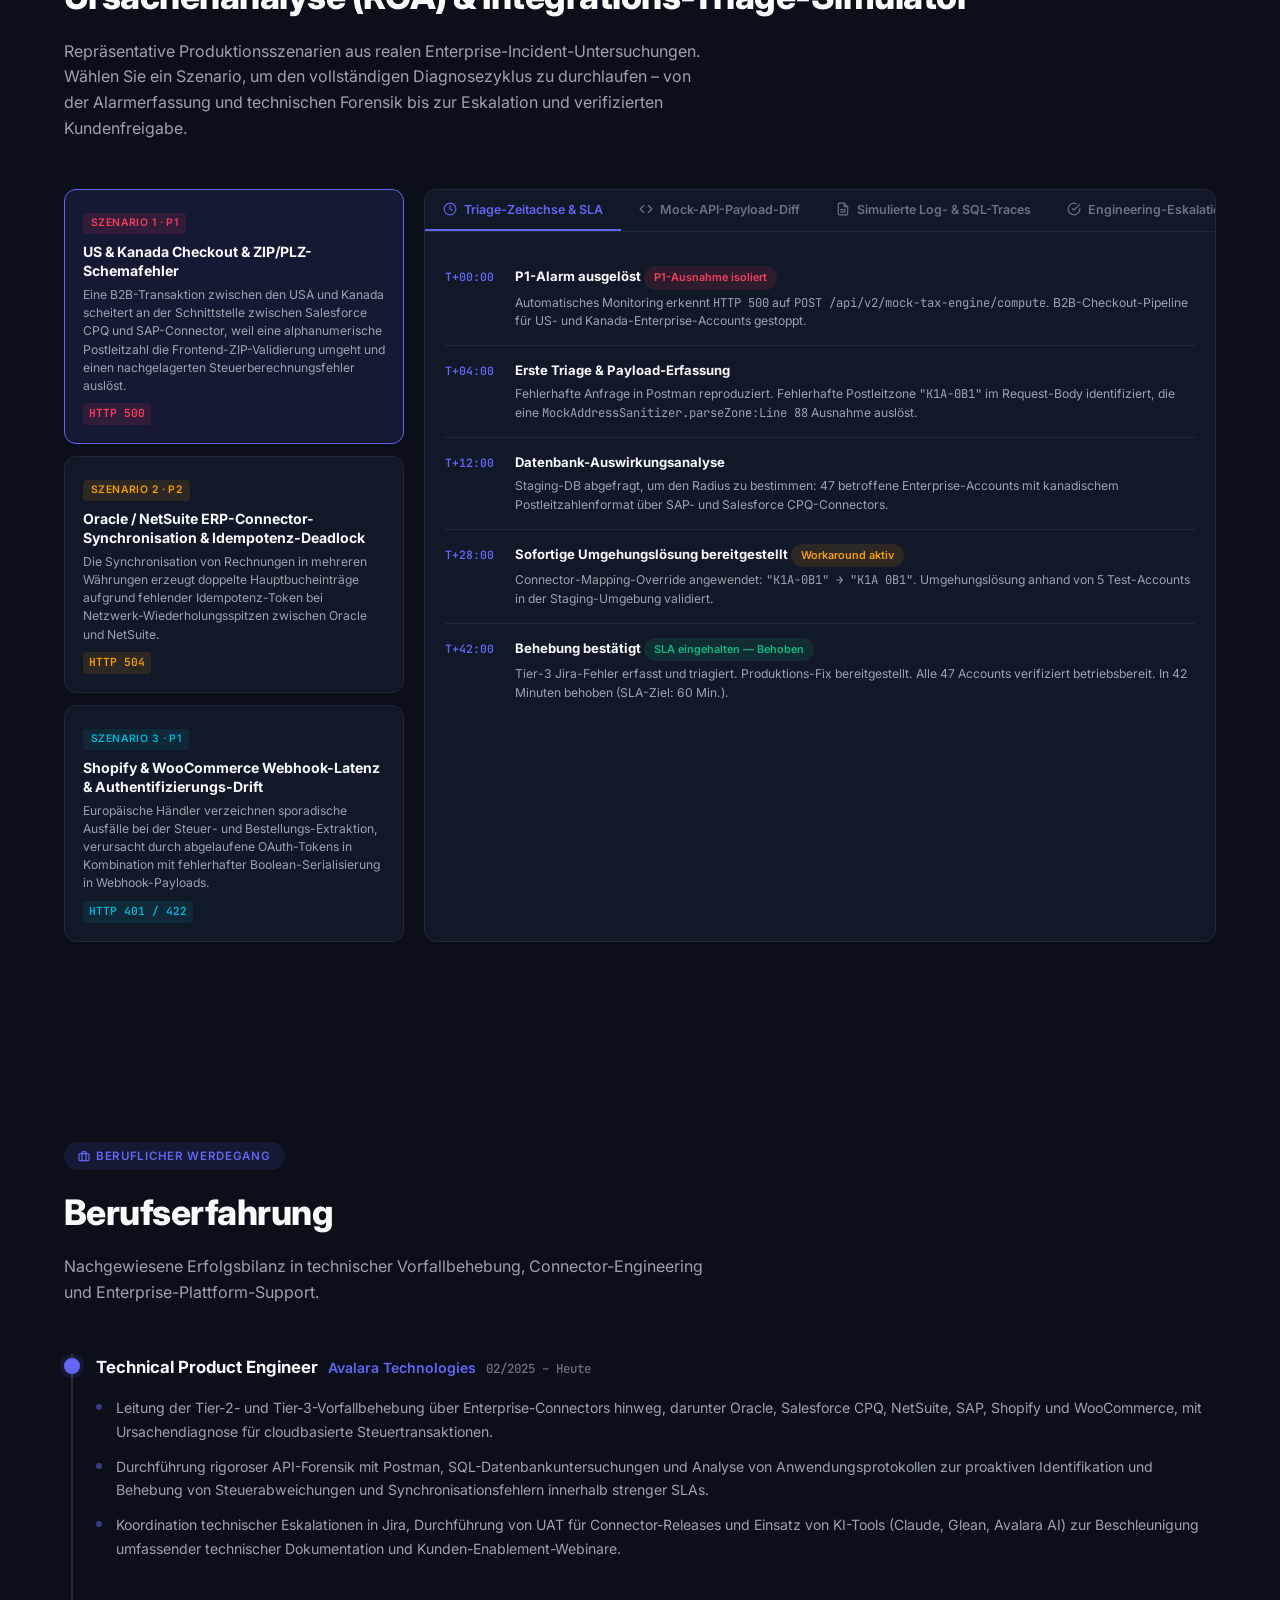
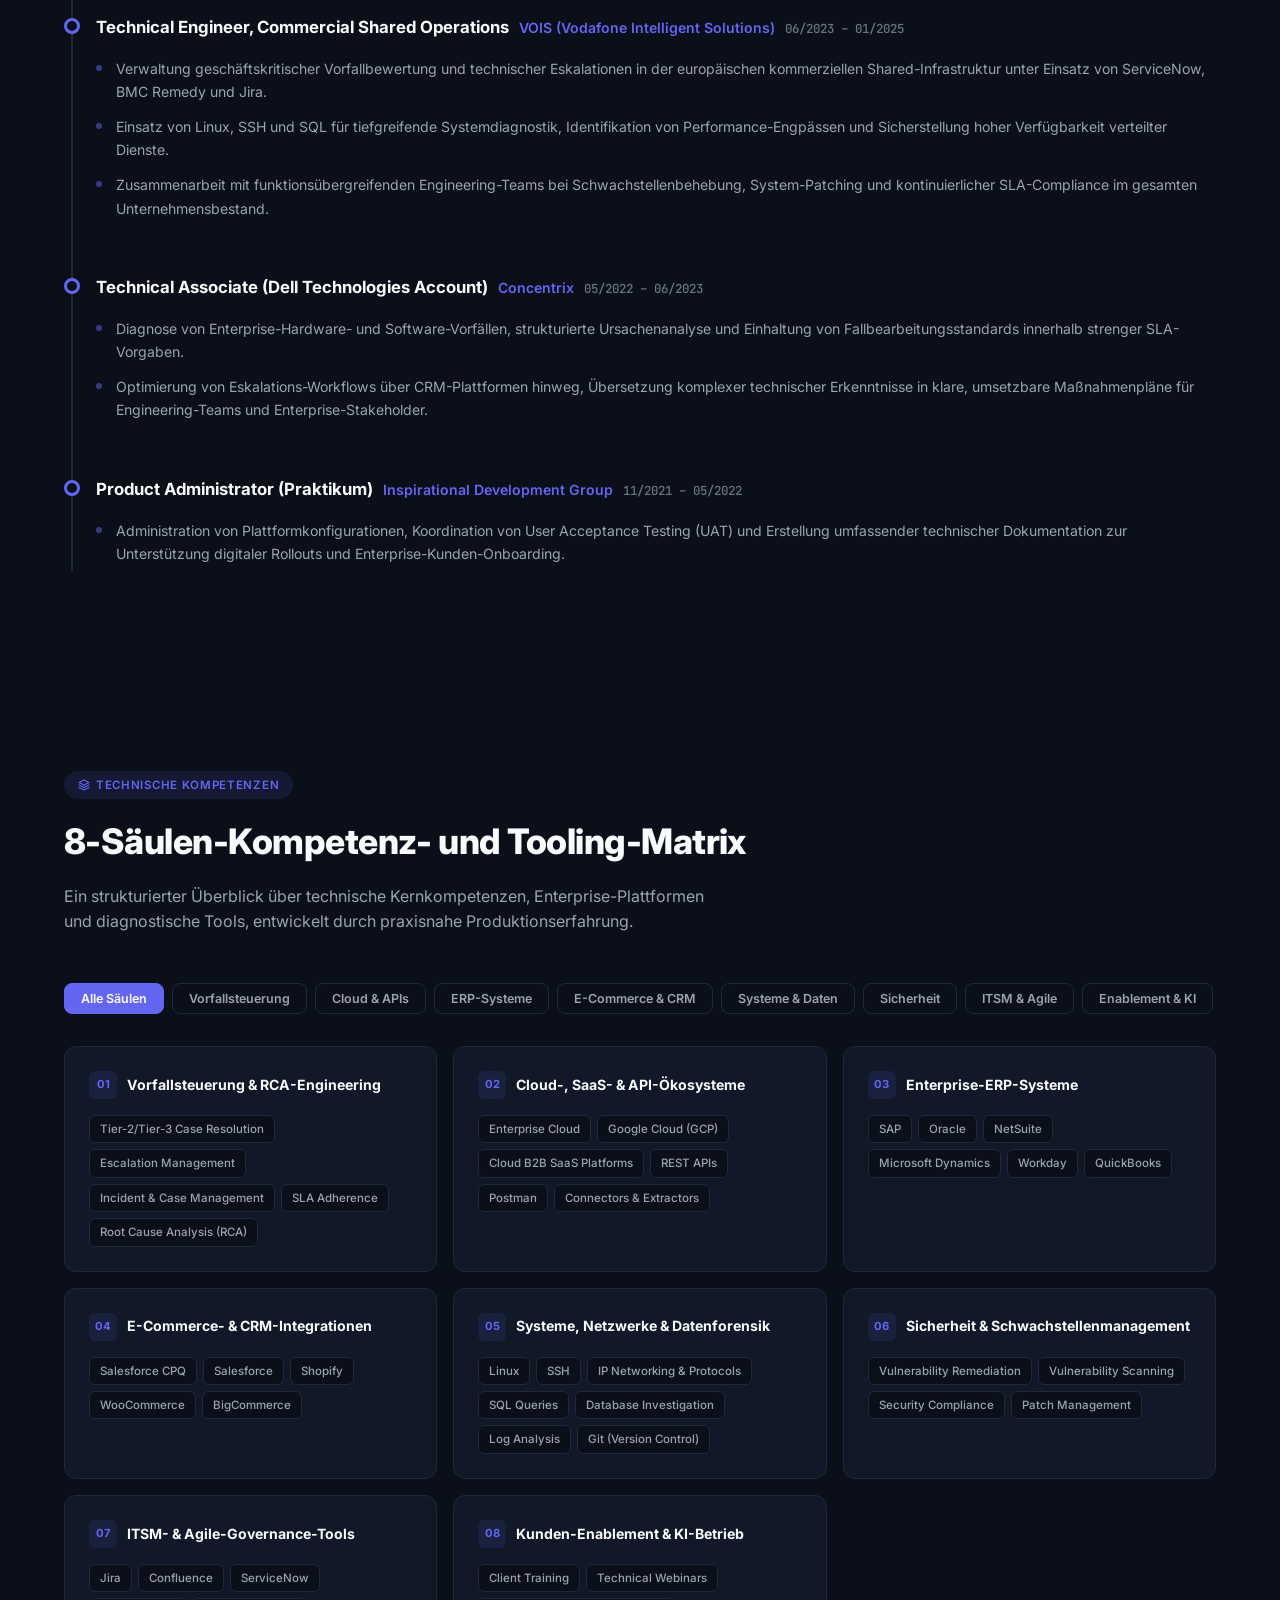
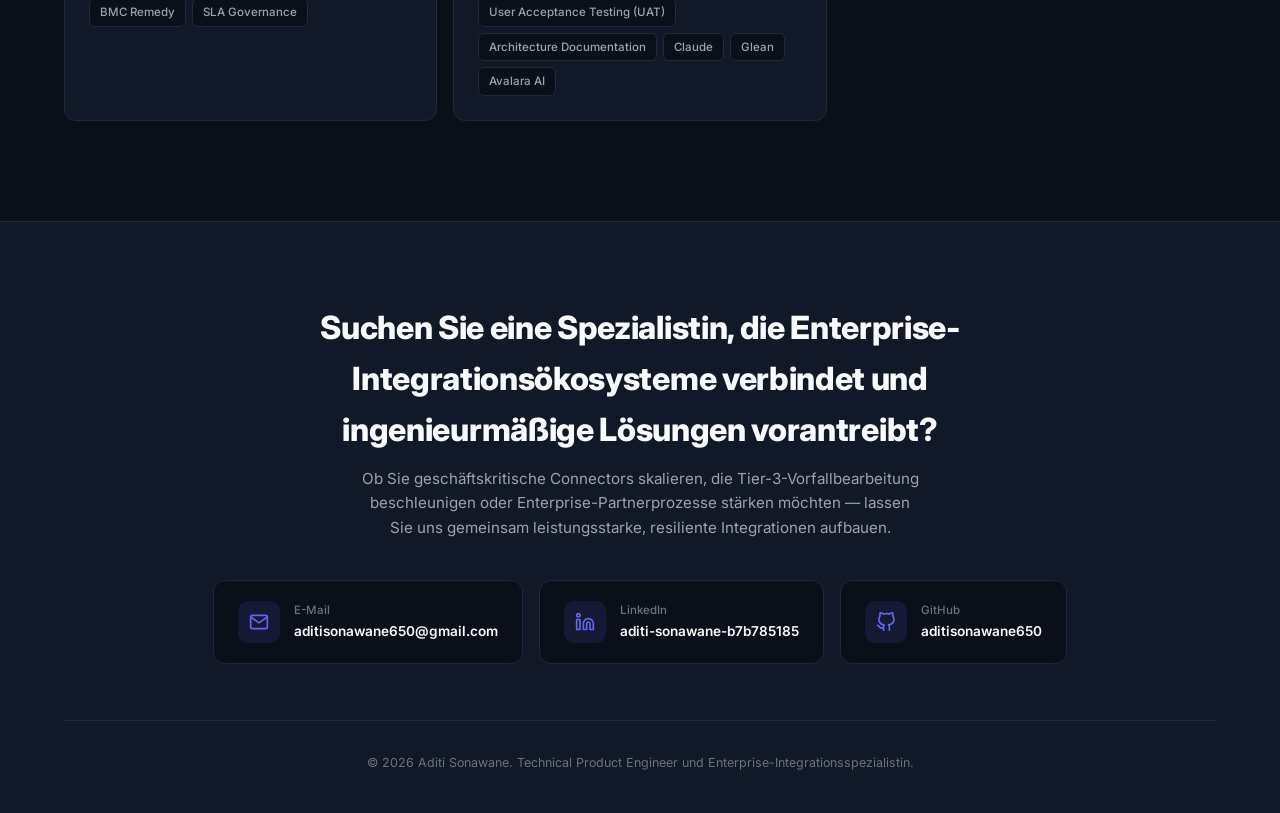
<file: de/index.html>
<!DOCTYPE html>
<html lang="de" data-theme="dark">

<head>
  <meta charset="UTF-8">
  <meta name="viewport" content="width=device-width, initial-scale=1.0">
  <title>Aditi Sonawane</title>
  <meta name="description"
    content="Aditi Sonawane ist Technical Product Engineer mit 5+ Jahren Erfahrung in der Behebung komplexer Tier-2/Tier-3-Produktionsvorfälle in ERP-, CRM- und E-Commerce-Ökosystemen, spezialisiert auf API-Forensik, SQL-Untersuchungen und SLA-Governance.">
  <meta name="keywords"
    content="Technical Account Manager, Technical Product Engineer, Enterprise Integration, ERP Connector, Root Cause Analysis, API Forensics, SAP, Oracle, NetSuite, Salesforce CPQ, Shopify, WooCommerce">

  <!-- Canonical & Multilingual SEO -->
  <link rel="canonical" href="https://aditisonawane650.github.io/de/">
  <link rel="alternate" hreflang="en" href="https://aditisonawane650.github.io/">
  <link rel="alternate" hreflang="de" href="https://aditisonawane650.github.io/de/">
  <link rel="alternate" hreflang="x-default" href="https://aditisonawane650.github.io/">

  <!-- Fonts -->
  <link rel="preconnect" href="https://fonts.googleapis.com">
  <link rel="preconnect" href="https://fonts.gstatic.com" crossorigin>
  <link
    href="https://fonts.googleapis.com/css2?family=DM+Serif+Display&family=Inter:wght@400;500;600;700;800;900&family=JetBrains+Mono:wght@400;500;600&display=swap"
    rel="stylesheet">

  <!-- Styles -->
  <link rel="stylesheet" href="../styles.css">
</head>

<body>

  <!-- ════════════════════════════════════════════════════════
     NAVBAR
     ════════════════════════════════════════════════════════ -->
  <nav class="navbar" role="navigation" aria-label="Main navigation">
    <div class="container">
      <!-- Brand -->
      <div class="nav-brand">
        <a href="#" class="nav-brand-name">Aditi Sonawane</a>
      </div>

      <!-- Center Links -->
      <ul class="nav-links">
        <li><a href="#impact">Wirkung</a></li>
        <li><a href="#connectors">Connector-Ökosystem</a></li>
        <li><a href="#playground">RCA-Simulator</a></li>
        <li><a href="#experience">Erfahrung</a></li>
        <li><a href="#skills">Kompetenzmatrix</a></li>
      </ul>

      <!-- Right Actions -->
      <div class="nav-actions">
        <div class="lang-switch-wrap">
          <div class="lang-switch" role="group" aria-label="Sprachauswahl">
            <a href="../" class="lang-switch-btn" aria-label="Auf Englisch umschalten">EN</a>
            <span class="lang-switch-btn active" aria-current="true">DE</span>
          </div>
          <div class="lang-popup" id="lang-popup" role="tooltip" data-target="../">
            <span class="lang-popup-icon">🌐</span>
            <span class="lang-popup-text">Change to <strong>English</strong>?</span>
            <span class="lang-popup-arrow">→</span>
            <button class="lang-popup-close" aria-label="Schließen" type="button">&times;</button>
          </div>
        </div>
        <button id="theme-toggle" class="nav-icon-btn" aria-label="Toggle theme">
          <!-- JS injects icon -->
        </button>
        <a href="https://github.com/aditisonawane650" target="_blank" rel="noopener" class="nav-icon-btn"
          aria-label="GitHub">
          <svg xmlns="http://www.w3.org/2000/svg" width="18" height="18" viewBox="0 0 24 24" fill="none"
            stroke="currentColor" stroke-width="2" stroke-linecap="round" stroke-linejoin="round">
            <path
              d="M9 19c-5 1.5-5-2.5-7-3m14 6v-3.87a3.37 3.37 0 0 0-.94-2.61c3.14-.35 6.44-1.54 6.44-7A5.44 5.44 0 0 0 20 4.77 5.07 5.07 0 0 0 19.91 1S18.73.65 16 2.48a13.38 13.38 0 0 0-7 0C6.27.65 5.09 1 5.09 1A5.07 5.07 0 0 0 5 4.77a5.44 5.44 0 0 0-1.5 3.78c0 5.42 3.3 6.61 6.44 7A3.37 3.37 0 0 0 9 18.13V22" />
          </svg>
        </a>
        <a href="https://www.linkedin.com/in/aditi-sonawane-b7b785185" target="_blank" rel="noopener"
          class="nav-icon-btn" aria-label="LinkedIn">
          <svg xmlns="http://www.w3.org/2000/svg" width="18" height="18" viewBox="0 0 24 24" fill="none"
            stroke="currentColor" stroke-width="2" stroke-linecap="round" stroke-linejoin="round">
            <path d="M16 8a6 6 0 0 1 6 6v7h-4v-7a2 2 0 0 0-2-2 2 2 0 0 0-2 2v7h-4v-7a6 6 0 0 1 6-6z" />
            <rect x="2" y="9" width="4" height="12" />
            <circle cx="4" cy="4" r="2" />
          </svg>
        </a>
        <a href="mailto:aditisonawane650@gmail.com" class="nav-cta">Kontakt</a>
        <button id="nav-hamburger" class="nav-hamburger" aria-label="Open menu" aria-expanded="false">
          <svg xmlns="http://www.w3.org/2000/svg" width="20" height="20" viewBox="0 0 24 24" fill="none"
            stroke="currentColor" stroke-width="2" stroke-linecap="round" stroke-linejoin="round">
            <line x1="3" y1="12" x2="21" y2="12" />
            <line x1="3" y1="6" x2="21" y2="6" />
            <line x1="3" y1="18" x2="21" y2="18" />
          </svg>
        </button>
      </div>
    </div>
  </nav>

  <!-- Mobile Nav Drawer -->
  <div id="mobile-nav" class="mobile-nav">
    <a href="#impact">Wirkung</a>
    <a href="#connectors">Connector-Ökosystem</a>
    <a href="#playground">RCA-Simulator</a>
    <a href="#experience">Erfahrung</a>
    <a href="#skills">Kompetenzmatrix</a>
    <div class="mobile-lang-row">
      <span class="mobile-lang-title">Sprache</span>
      <div class="lang-switch" role="group" aria-label="Sprachauswahl">
        <a href="../" class="lang-switch-btn" aria-label="Auf Englisch umschalten">EN</a>
        <span class="lang-switch-btn active" aria-current="true">DE</span>
      </div>
    </div>
    <a href="mailto:aditisonawane650@gmail.com" class="mobile-cta">Kontakt</a>
  </div>

  <!-- ════════════════════════════════════════════════════════
     HERO
     ════════════════════════════════════════════════════════ -->
  <section id="impact" class="hero">
    <div class="container">
      <div class="hero-content reveal">
        <div class="hero-eyebrow">
          <svg xmlns="http://www.w3.org/2000/svg" width="14" height="14" viewBox="0 0 24 24" fill="none"
            stroke="currentColor" stroke-width="2.5" stroke-linecap="round" stroke-linejoin="round">
            <polygon
              points="12 2 15.09 8.26 22 9.27 17 14.14 18.18 21.02 12 17.77 5.82 21.02 7 14.14 2 9.27 8.91 8.26 12 2" />
          </svg>
          5+ Jahre in Enterprise-B2B-SaaS • ERP- und E-Commerce-Integrationen • Cloud- und Steuertechnologie
        </div>

        <h1>Hallo, ich bin <span class="gradient-text">Aditi</span></h1>

        <p class="hero-sub">Ich bin spezialisiert auf die Diagnose komplexer Produktionsvorfälle und die Entwicklung zuverlässiger, nachhaltiger Lösungen. Als Technical Product Engineer mit 5+ Jahren Erfahrung löse ich anspruchsvolle Integrationsprobleme in Enterprise-B2B-SaaS-Ökosystemen — von ERP-Connector-Ausfällen und Steuerberechnungsabweichungen bis hin zu kritischen Tier-3-Eskalationen. Durch umfassende Arbeit mit SAP, Oracle, NetSuite, Salesforce CPQ und Shopify verbinde ich tiefgreifende technische Forensik in SQL und API-Traces mit klarer, professioneller Kommunikation für Enterprise-Stakeholder.</p>

        <div class="hero-buttons">
          <a href="#playground" class="btn-primary">
            <svg xmlns="http://www.w3.org/2000/svg" width="18" height="18" viewBox="0 0 24 24" fill="none"
              stroke="currentColor" stroke-width="2" stroke-linecap="round" stroke-linejoin="round">
              <polygon points="5 3 19 12 5 21 5 3" />
            </svg>
            Interaktiven RCA-Simulator starten
          </a>
          <a href="https://github.com/aditisonawane650" target="_blank" rel="noopener" class="btn-secondary">
            <svg xmlns="http://www.w3.org/2000/svg" width="18" height="18" viewBox="0 0 24 24" fill="none"
              stroke="currentColor" stroke-width="2" stroke-linecap="round" stroke-linejoin="round">
              <path
                d="M9 19c-5 1.5-5-2.5-7-3m14 6v-3.87a3.37 3.37 0 0 0-.94-2.61c3.14-.35 6.44-1.54 6.44-7A5.44 5.44 0 0 0 20 4.77 5.07 5.07 0 0 0 19.91 1S18.73.65 16 2.48a13.38 13.38 0 0 0-7 0C6.27.65 5.09 1 5.09 1A5.07 5.07 0 0 0 5 4.77a5.44 5.44 0 0 0-1.5 3.78c0 5.42 3.3 6.61 6.44 7A3.37 3.37 0 0 0 9 18.13V22" />
            </svg>
            GitHub-Portfolio ansehen
          </a>
        </div>
      </div>

      <!-- KPI Metric Bar -->
      <div class="kpi-bar reveal">
        <div class="kpi-card">
          <div class="kpi-value">5+ Jahre</div>
          <div class="kpi-label">in Enterprise-B2B-SaaS, Cloud und Telekommunikation</div>
        </div>
        <div class="kpi-card">
          <div class="kpi-value">Tier 2 / Tier 3</div>
          <div class="kpi-label">Eskalationen von der Erstbewertung bis zur verifizierten Lösung verantwortet</div>
        </div>
        <div class="kpi-card">
          <div class="kpi-value">10+ Plattformen</div>
          <div class="kpi-label">ERP-, CRM- und E-Commerce-Plattformen integriert und betreut</div>
        </div>
        <div class="kpi-card">
          <div class="kpi-value">99%+ SLA</div>
          <div class="kpi-label">SLA-Einhaltung bei geschäftskritischen Vorfällen</div>
        </div>
      </div>
    </div>
  </section>

  <!-- ════════════════════════════════════════════════════════
     CONNECTOR ECOSYSTEM BANNER
     ════════════════════════════════════════════════════════ -->
  <section id="connectors" class="connector-banner">
    <div class="container">
      <div class="reveal">
        <span class="section-label">
          <svg xmlns="http://www.w3.org/2000/svg" width="12" height="12" viewBox="0 0 24 24" fill="none"
            stroke="currentColor" stroke-width="2.5" stroke-linecap="round" stroke-linejoin="round">
            <polyline points="16 18 22 12 16 6" />
            <polyline points="8 6 2 12 8 18" />
          </svg>
          Integrationsarchitektur
        </span>
        <h2 class="section-title">Enterprise-Connector- und Integrationsökosystem</h2>
        <p class="section-desc">Praxisnahe technische Expertise in ERP-Buchungssystemen, CRM-Pipelines, E-Commerce-Storefronts und Cloud-Infrastruktur — spezialisiert auf Connector-Architektur, diagnostisches Tracing und durchgängige Datensynchronisation.</p>
      </div>

      <div class="connector-categories reveal">
        <!-- ERP Systems -->
        <div class="connector-category">
          <div class="connector-cat-header">
            <div class="connector-cat-icon erp">
              <svg xmlns="http://www.w3.org/2000/svg" width="18" height="18" viewBox="0 0 24 24" fill="none"
                stroke="currentColor" stroke-width="2" stroke-linecap="round" stroke-linejoin="round">
                <rect x="2" y="3" width="20" height="14" rx="2" ry="2" />
                <line x1="8" y1="21" x2="16" y2="21" />
                <line x1="12" y1="17" x2="12" y2="21" />
              </svg>
            </div>
            <h3 class="connector-cat-title">Enterprise-ERP-Systeme</h3>
          </div>
          <div class="connector-tags">
            <span class="connector-tag">SAP S/4HANA</span>
            <span class="connector-tag">Oracle</span>
            <span class="connector-tag">NetSuite</span>
            <span class="connector-tag">MS Dynamics</span>
            <span class="connector-tag">Workday</span>
            <span class="connector-tag">QuickBooks</span>
          </div>
        </div>

        <!-- CRM & Commerce -->
        <div class="connector-category">
          <div class="connector-cat-header">
            <div class="connector-cat-icon crm">
              <svg xmlns="http://www.w3.org/2000/svg" width="18" height="18" viewBox="0 0 24 24" fill="none"
                stroke="currentColor" stroke-width="2" stroke-linecap="round" stroke-linejoin="round">
                <circle cx="12" cy="12" r="10" />
                <line x1="2" y1="12" x2="22" y2="12" />
                <path d="M12 2a15.3 15.3 0 0 1 4 10 15.3 15.3 0 0 1-4 10 15.3 15.3 0 0 1-4-10 15.3 15.3 0 0 1 4-10z" />
              </svg>
            </div>
            <h3 class="connector-cat-title">CRM- und Commerce-Extraktoren</h3>
          </div>
          <div class="connector-tags">
            <span class="connector-tag">Salesforce CPQ</span>
            <span class="connector-tag">Salesforce</span>
            <span class="connector-tag">Shopify</span>
            <span class="connector-tag">WooCommerce</span>
            <span class="connector-tag">NetSuite</span>
            <span class="connector-tag">BigCommerce</span>
            <div class="connector-tag has-dropdown" tabindex="0">
              <span>QuickBooks</span>
              <svg class="dropdown-chevron" width="10" height="10" viewBox="0 0 24 24" fill="none" stroke="currentColor" stroke-width="2.5" stroke-linecap="round" stroke-linejoin="round"><polyline points="6 9 12 15 18 9"/></svg>
              <div class="connector-dropdown">
                <ul class="connector-dropdown-list">
                  <li>QuickBooks Online</li>
                  <li>QuickBooks Desktop</li>
                  <li>QuickBooks Enterprise</li>
                </ul>
              </div>
            </div>
            <div class="connector-tag has-dropdown" tabindex="0">
              <span>MS Dynamics</span>
              <svg class="dropdown-chevron" width="10" height="10" viewBox="0 0 24 24" fill="none" stroke="currentColor" stroke-width="2.5" stroke-linecap="round" stroke-linejoin="round"><polyline points="6 9 12 15 18 9"/></svg>
              <div class="connector-dropdown">
                <ul class="connector-dropdown-list">
                  <li>MS Dynamics 365 Business central</li>
                  <li>MS Dynamics 365 Finance &amp; Operations</li>
                </ul>
              </div>
            </div>
          </div>
        </div>

        <!-- Core Infrastructure -->
        <div class="connector-category">
          <div class="connector-cat-header">
            <div class="connector-cat-icon infra">
              <svg xmlns="http://www.w3.org/2000/svg" width="18" height="18" viewBox="0 0 24 24" fill="none"
                stroke="currentColor" stroke-width="2" stroke-linecap="round" stroke-linejoin="round">
                <rect x="2" y="2" width="20" height="8" rx="2" ry="2" />
                <rect x="2" y="14" width="20" height="8" rx="2" ry="2" />
                <line x1="6" y1="6" x2="6.01" y2="6" />
                <line x1="6" y1="18" x2="6.01" y2="18" />
              </svg>
            </div>
            <h3 class="connector-cat-title">Kerninfrastruktur</h3>
          </div>
          <div class="connector-tags">
            <span class="connector-tag">Google Cloud</span>
            <span class="connector-tag">REST APIs</span>
            <span class="connector-tag">Linux / SSH</span>
            <span class="connector-tag">SQL Databases</span>
            <div class="connector-tag has-dropdown" tabindex="0">
              <span>Plugins</span>
              <svg class="dropdown-chevron" width="10" height="10" viewBox="0 0 24 24" fill="none" stroke="currentColor" stroke-width="2.5" stroke-linecap="round" stroke-linejoin="round"><polyline points="6 9 12 15 18 9"/></svg>
              <div class="connector-dropdown">
                <ul class="connector-dropdown-list">
                  <li>Salesforce</li>
                  <li>WooCommerce</li>
                  <li>NetSuite</li>
                  <li>Magento</li>
                  <li>Microsoft Dynamics 365 extension</li>
                </ul>
              </div>
            </div>
          </div>
        </div>
      </div>
    </div>
  </section>

  <!-- ════════════════════════════════════════════════════════
     RCA PLAYGROUND
     ════════════════════════════════════════════════════════ -->
  <section id="playground" class="section">
    <div class="container">
      <div class="reveal">
        <span class="section-label">
          <svg xmlns="http://www.w3.org/2000/svg" width="12" height="12" viewBox="0 0 24 24" fill="none"
            stroke="currentColor" stroke-width="2.5" stroke-linecap="round" stroke-linejoin="round">
            <path
              d="M14.7 6.3a1 1 0 0 0 0 1.4l1.6 1.6a1 1 0 0 0 1.4 0l3.77-3.77a6 6 0 0 1-7.94 7.94l-6.91 6.91a2.12 2.12 0 0 1-3-3l6.91-6.91a6 6 0 0 1 7.94-7.94l-3.76 3.76z" />
          </svg>
          Interaktiver Simulator
        </span>
        <h2 class="section-title">Ursachenanalyse (RCA) &amp; Integrations-Triage-Simulator</h2>
        <p class="section-desc">Repräsentative Produktionsszenarien aus realen Enterprise-Incident-Untersuchungen. Wählen Sie ein Szenario, um den vollständigen Diagnosezyklus zu durchlaufen – von der Alarmerfassung und technischen Forensik bis zur Eskalation und verifizierten Kundenfreigabe.</p>
      </div>

      <div class="playground-layout reveal">
        <!-- LEFT: Scenario List -->
        <div class="scenario-list">
          <div class="scenario-card active" data-scenario="0">
            <span class="scenario-badge p1">Szenario 1 · P1</span>
            <h4>US &amp; Kanada Checkout &amp; ZIP/PLZ-Schemafehler</h4>
            <p>Eine B2B-Transaktion zwischen den USA und Kanada scheitert an der Schnittstelle zwischen Salesforce CPQ und SAP-Connector, weil eine alphanumerische Postleitzahl die Frontend-ZIP-Validierung umgeht und einen nachgelagerten Steuerberechnungsfehler auslöst.</p>
            <span class="scenario-http http-500">HTTP 500</span>
          </div>

          <div class="scenario-card" data-scenario="1">
            <span class="scenario-badge p2">Szenario 2 · P2</span>
            <h4>Oracle / NetSuite ERP-Connector-Synchronisation &amp; Idempotenz-Deadlock</h4>
            <p>Die Synchronisation von Rechnungen in mehreren Währungen erzeugt doppelte Hauptbucheinträge aufgrund fehlender Idempotenz-Token bei Netzwerk-Wiederholungsspitzen zwischen Oracle und NetSuite.</p>
            <span class="scenario-http http-504">HTTP 504</span>
          </div>

          <div class="scenario-card" data-scenario="2">
            <span class="scenario-badge p3">Szenario 3 · P1</span>
            <h4>Shopify &amp; WooCommerce Webhook-Latenz &amp; Authentifizierungs-Drift</h4>
            <p>Europäische Händler verzeichnen sporadische Ausfälle bei der Steuer- und Bestellungs-Extraktion, verursacht durch abgelaufene OAuth-Tokens in Kombination mit fehlerhafter Boolean-Serialisierung in Webhook-Payloads.</p>
            <span class="scenario-http http-401">HTTP 401 / 422</span>
          </div>
        </div>

        <!-- RIGHT: Diagnostic Panel -->
        <div class="diagnostic-panel">
          <div class="diag-tabs">
            <button class="diag-tab active" data-tab="0">
              <svg xmlns="http://www.w3.org/2000/svg" width="14" height="14" viewBox="0 0 24 24" fill="none"
                stroke="currentColor" stroke-width="2" stroke-linecap="round" stroke-linejoin="round"
                style="vertical-align:-2px;margin-right:4px">
                <circle cx="12" cy="12" r="10" />
                <polyline points="12 6 12 12 16 14" />
              </svg>
              Triage-Zeitachse &amp; SLA
            </button>
            <button class="diag-tab" data-tab="1">
              <svg xmlns="http://www.w3.org/2000/svg" width="14" height="14" viewBox="0 0 24 24" fill="none"
                stroke="currentColor" stroke-width="2" stroke-linecap="round" stroke-linejoin="round"
                style="vertical-align:-2px;margin-right:4px">
                <polyline points="16 18 22 12 16 6" />
                <polyline points="8 6 2 12 8 18" />
              </svg>
              Mock-API-Payload-Diff
            </button>
            <button class="diag-tab" data-tab="2">
              <svg xmlns="http://www.w3.org/2000/svg" width="14" height="14" viewBox="0 0 24 24" fill="none"
                stroke="currentColor" stroke-width="2" stroke-linecap="round" stroke-linejoin="round"
                style="vertical-align:-2px;margin-right:4px">
                <path d="M14 2H6a2 2 0 0 0-2 2v16a2 2 0 0 0 2 2h12a2 2 0 0 0 2-2V8z" />
                <polyline points="14 2 14 8 20 8" />
                <line x1="16" y1="13" x2="8" y2="13" />
                <line x1="16" y1="17" x2="8" y2="17" />
              </svg>
              Simulierte Log- &amp; SQL-Traces
            </button>
            <button class="diag-tab" data-tab="3">
              <svg xmlns="http://www.w3.org/2000/svg" width="14" height="14" viewBox="0 0 24 24" fill="none"
                stroke="currentColor" stroke-width="2" stroke-linecap="round" stroke-linejoin="round"
                style="vertical-align:-2px;margin-right:4px">
                <path d="M22 11.08V12a10 10 0 1 1-5.93-9.14" />
                <polyline points="22 4 12 14.01 9 11.01" />
              </svg>
              Engineering-Eskalation &amp; UAT
            </button>
          </div>
          <div class="diag-content">
            <div class="diag-pane active" id="pane-triage"></div>
            <div class="diag-pane" id="pane-payload"></div>
            <div class="diag-pane" id="pane-logs"></div>
            <div class="diag-pane" id="pane-escalation"></div>
          </div>
        </div>
      </div>
    </div>
  </section>

  <!-- ════════════════════════════════════════════════════════
     EXPERIENCE TIMELINE
     ════════════════════════════════════════════════════════ -->
  <section id="experience" class="section">
    <div class="container">
      <div class="reveal">
        <span class="section-label">
          <svg xmlns="http://www.w3.org/2000/svg" width="12" height="12" viewBox="0 0 24 24" fill="none"
            stroke="currentColor" stroke-width="2.5" stroke-linecap="round" stroke-linejoin="round">
            <rect x="2" y="7" width="20" height="14" rx="2" ry="2" />
            <path d="M16 21V5a2 2 0 0 0-2-2h-4a2 2 0 0 0-2 2v16" />
          </svg>
          Beruflicher Werdegang
        </span>
        <h2 class="section-title">Berufserfahrung</h2>
        <p class="section-desc">Nachgewiesene Erfolgsbilanz in technischer Vorfallbehebung, Connector-Engineering und Enterprise-Plattform-Support.</p>
      </div>

      <div class="timeline reveal">
        <!-- 1. Avalara -->
        <div class="timeline-item">
          <div class="timeline-dot"></div>
          <div class="timeline-header">
            <span class="timeline-role">Technical Product Engineer</span>
            <span class="timeline-company">Avalara Technologies</span>
            <span class="timeline-date">02/2025 – Heute</span>
          </div>
          <ul class="timeline-body">
            <li>Leitung der Tier-2- und Tier-3-Vorfallbehebung über Enterprise-Connectors hinweg, darunter Oracle, Salesforce CPQ, NetSuite, SAP, Shopify und WooCommerce, mit Ursachendiagnose für cloudbasierte Steuertransaktionen.</li>
            <li>Durchführung rigoroser API-Forensik mit Postman, SQL-Datenbankuntersuchungen und Analyse von Anwendungsprotokollen zur proaktiven Identifikation und Behebung von Steuerabweichungen und Synchronisationsfehlern innerhalb strenger SLAs.</li>
            <li>Koordination technischer Eskalationen in Jira, Durchführung von UAT für Connector-Releases und Einsatz von KI-Tools (Claude, Glean, Avalara AI) zur Beschleunigung umfassender technischer Dokumentation und Kunden-Enablement-Webinare.</li>
          </ul>
        </div>

        <!-- 2. VOIS (Vodafone) -->
        <div class="timeline-item">
          <div class="timeline-dot"></div>
          <div class="timeline-header">
            <span class="timeline-role">Technical Engineer, Commercial Shared Operations</span>
            <span class="timeline-company">VOIS (Vodafone Intelligent Solutions)</span>
            <span class="timeline-date">06/2023 – 01/2025</span>
          </div>
          <ul class="timeline-body">
            <li>Verwaltung geschäftskritischer Vorfallbewertung und technischer Eskalationen in der europäischen kommerziellen Shared-Infrastruktur unter Einsatz von ServiceNow, BMC Remedy und Jira.</li>
            <li>Einsatz von Linux, SSH und SQL für tiefgreifende Systemdiagnostik, Identifikation von Performance-Engpässen und Sicherstellung hoher Verfügbarkeit verteilter Dienste.</li>
            <li>Zusammenarbeit mit funktionsübergreifenden Engineering-Teams bei Schwachstellenbehebung, System-Patching und kontinuierlicher SLA-Compliance im gesamten Unternehmensbestand.</li>
          </ul>
        </div>

        <!-- 3. Concentrix (Dell) -->
        <div class="timeline-item">
          <div class="timeline-dot"></div>
          <div class="timeline-header">
            <span class="timeline-role">Technical Associate (Dell Technologies Account)</span>
            <span class="timeline-company">Concentrix</span>
            <span class="timeline-date">05/2022 – 06/2023</span>
          </div>
          <ul class="timeline-body">
            <li>Diagnose von Enterprise-Hardware- und Software-Vorfällen, strukturierte Ursachenanalyse und Einhaltung von Fallbearbeitungsstandards innerhalb strenger SLA-Vorgaben.</li>
            <li>Optimierung von Eskalations-Workflows über CRM-Plattformen hinweg, Übersetzung komplexer technischer Erkenntnisse in klare, umsetzbare Maßnahmenpläne für Engineering-Teams und Enterprise-Stakeholder.</li>
          </ul>
        </div>

        <!-- 4. IDG Internship -->
        <div class="timeline-item">
          <div class="timeline-dot"></div>
          <div class="timeline-header">
            <span class="timeline-role">Product Administrator (Praktikum)</span>
            <span class="timeline-company">Inspirational Development Group</span>
            <span class="timeline-date">11/2021 – 05/2022</span>
          </div>
          <ul class="timeline-body">
            <li>Administration von Plattformkonfigurationen, Koordination von User Acceptance Testing (UAT) und Erstellung umfassender technischer Dokumentation zur Unterstützung digitaler Rollouts und Enterprise-Kunden-Onboarding.</li>
          </ul>
        </div>
      </div>
    </div>
  </section>

  <!-- ════════════════════════════════════════════════════════
     SKILLS MATRIX
     ════════════════════════════════════════════════════════ -->
  <section id="skills" class="section">
    <div class="container">
      <div class="reveal">
        <span class="section-label">
          <svg xmlns="http://www.w3.org/2000/svg" width="12" height="12" viewBox="0 0 24 24" fill="none"
            stroke="currentColor" stroke-width="2.5" stroke-linecap="round" stroke-linejoin="round">
            <polygon points="12 2 2 7 12 12 22 7 12 2" />
            <polyline points="2 17 12 22 22 17" />
            <polyline points="2 12 12 17 22 12" />
          </svg>
          Technische Kompetenzen
        </span>
        <h2 class="section-title">8-Säulen-Kompetenz- und Tooling-Matrix</h2>
        <p class="section-desc">Ein strukturierter Überblick über technische Kernkompetenzen, Enterprise-Plattformen und diagnostische Tools, entwickelt durch praxisnahe Produktionserfahrung.</p>
      </div>

      <!-- Filters -->
      <div class="skills-filters reveal">
        <button class="skill-filter-btn active" data-filter="all">Alle Säulen</button>
        <button class="skill-filter-btn" data-filter="governance">Vorfallsteuerung</button>
        <button class="skill-filter-btn" data-filter="cloud">Cloud &amp; APIs</button>
        <button class="skill-filter-btn" data-filter="erp">ERP-Systeme</button>
        <button class="skill-filter-btn" data-filter="commerce">E-Commerce &amp; CRM</button>
        <button class="skill-filter-btn" data-filter="systems">Systeme &amp; Daten</button>
        <button class="skill-filter-btn" data-filter="security">Sicherheit</button>
        <button class="skill-filter-btn" data-filter="itsm">ITSM &amp; Agile</button>
        <button class="skill-filter-btn" data-filter="enablement">Enablement &amp; KI</button>
      </div>

      <!-- Grid -->
      <div class="skills-grid reveal">
        <!-- 1 -->
        <div class="skill-category-card" data-category="governance">
          <div class="skill-cat-header">
            <span class="skill-cat-num">01</span>
            <h3 class="skill-cat-title">Vorfallsteuerung &amp; RCA-Engineering</h3>
          </div>
          <div class="skill-tags">
            <span class="skill-tag">Tier-2/Tier-3 Case Resolution</span>
            <span class="skill-tag">Escalation Management</span>
            <span class="skill-tag">Incident &amp; Case Management</span>
            <span class="skill-tag">SLA Adherence</span>
            <span class="skill-tag">Root Cause Analysis (RCA)</span>
          </div>
        </div>
        <!-- 2 -->
        <div class="skill-category-card" data-category="cloud">
          <div class="skill-cat-header">
            <span class="skill-cat-num">02</span>
            <h3 class="skill-cat-title">Cloud-, SaaS- &amp; API-Ökosysteme</h3>
          </div>
          <div class="skill-tags">
            <span class="skill-tag">Enterprise Cloud</span>
            <span class="skill-tag">Google Cloud (GCP)</span>
            <span class="skill-tag">Cloud B2B SaaS Platforms</span>
            <span class="skill-tag">REST APIs</span>
            <span class="skill-tag">Postman</span>
            <span class="skill-tag">Connectors &amp; Extractors</span>
          </div>
        </div>
        <!-- 3 -->
        <div class="skill-category-card" data-category="erp">
          <div class="skill-cat-header">
            <span class="skill-cat-num">03</span>
            <h3 class="skill-cat-title">Enterprise-ERP-Systeme</h3>
          </div>
          <div class="skill-tags">
            <span class="skill-tag">SAP</span>
            <span class="skill-tag">Oracle</span>
            <span class="skill-tag">NetSuite</span>
            <span class="skill-tag">Microsoft Dynamics</span>
            <span class="skill-tag">Workday</span>
            <span class="skill-tag">QuickBooks</span>
          </div>
        </div>
        <!-- 4 -->
        <div class="skill-category-card" data-category="commerce">
          <div class="skill-cat-header">
            <span class="skill-cat-num">04</span>
            <h3 class="skill-cat-title">E-Commerce- &amp; CRM-Integrationen</h3>
          </div>
          <div class="skill-tags">
            <span class="skill-tag">Salesforce CPQ</span>
            <span class="skill-tag">Salesforce</span>
            <span class="skill-tag">Shopify</span>
            <span class="skill-tag">WooCommerce</span>
            <span class="skill-tag">BigCommerce</span>
          </div>
        </div>
        <!-- 5 -->
        <div class="skill-category-card" data-category="systems">
          <div class="skill-cat-header">
            <span class="skill-cat-num">05</span>
            <h3 class="skill-cat-title">Systeme, Netzwerke &amp; Datenforensik</h3>
          </div>
          <div class="skill-tags">
            <span class="skill-tag">Linux</span>
            <span class="skill-tag">SSH</span>
            <span class="skill-tag">IP Networking &amp; Protocols</span>
            <span class="skill-tag">SQL Queries</span>
            <span class="skill-tag">Database Investigation</span>
            <span class="skill-tag">Log Analysis</span>
            <span class="skill-tag">Git (Version Control)</span>
          </div>
        </div>
        <!-- 6 -->
        <div class="skill-category-card" data-category="security">
          <div class="skill-cat-header">
            <span class="skill-cat-num">06</span>
            <h3 class="skill-cat-title">Sicherheit &amp; Schwachstellenmanagement</h3>
          </div>
          <div class="skill-tags">
            <span class="skill-tag">Vulnerability Remediation</span>
            <span class="skill-tag">Vulnerability Scanning</span>
            <span class="skill-tag">Security Compliance</span>
            <span class="skill-tag">Patch Management</span>
          </div>
        </div>
        <!-- 7 -->
        <div class="skill-category-card" data-category="itsm">
          <div class="skill-cat-header">
            <span class="skill-cat-num">07</span>
            <h3 class="skill-cat-title">ITSM- &amp; Agile-Governance-Tools</h3>
          </div>
          <div class="skill-tags">
            <span class="skill-tag">Jira</span>
            <span class="skill-tag">Confluence</span>
            <span class="skill-tag">ServiceNow</span>
            <span class="skill-tag">BMC Remedy</span>
            <span class="skill-tag">SLA Governance</span>
          </div>
        </div>
        <!-- 8 -->
        <div class="skill-category-card" data-category="enablement">
          <div class="skill-cat-header">
            <span class="skill-cat-num">08</span>
            <h3 class="skill-cat-title">Kunden-Enablement &amp; KI-Betrieb</h3>
          </div>
          <div class="skill-tags">
            <span class="skill-tag">Client Training</span>
            <span class="skill-tag">Technical Webinars</span>
            <span class="skill-tag">User Acceptance Testing (UAT)</span>
            <span class="skill-tag">Architecture Documentation</span>
            <span class="skill-tag">Claude</span>
            <span class="skill-tag">Glean</span>
            <span class="skill-tag">Avalara AI</span>
          </div>
        </div>
      </div>
    </div>
  </section>

  <!-- ════════════════════════════════════════════════════════
     FOOTER
     ════════════════════════════════════════════════════════ -->
  <footer class="footer">
    <div class="container">
      <div class="reveal">
        <h2 class="footer-cta-heading">Suchen Sie eine Spezialistin, die Enterprise-Integrationsökosysteme verbindet und ingenieurmäßige Lösungen vorantreibt?</h2>
        <p class="footer-cta-sub">Ob Sie geschäftskritische Connectors skalieren, die Tier-3-Vorfallbearbeitung beschleunigen oder Enterprise-Partnerprozesse stärken möchten — lassen Sie uns gemeinsam leistungsstarke, resiliente Integrationen aufbauen.</p>
      </div>

      <div class="footer-cards reveal">
        <!-- Email -->
        <a href="mailto:aditisonawane650@gmail.com" class="footer-card">
          <div class="footer-card-icon">
            <svg xmlns="http://www.w3.org/2000/svg" width="20" height="20" viewBox="0 0 24 24" fill="none"
              stroke="currentColor" stroke-width="2" stroke-linecap="round" stroke-linejoin="round">
              <path d="M4 4h16c1.1 0 2 .9 2 2v12c0 1.1-.9 2-2 2H4c-1.1 0-2-.9-2-2V6c0-1.1.9-2 2-2z" />
              <polyline points="22,6 12,13 2,6" />
            </svg>
          </div>
          <div>
            <div class="footer-card-label">E-Mail</div>
            <div class="footer-card-value">aditisonawane650@gmail.com</div>
          </div>
        </a>
        <!-- LinkedIn -->
        <a href="https://www.linkedin.com/in/aditi-sonawane-b7b785185" target="_blank" rel="noopener"
          class="footer-card">
          <div class="footer-card-icon">
            <svg xmlns="http://www.w3.org/2000/svg" width="20" height="20" viewBox="0 0 24 24" fill="none"
              stroke="currentColor" stroke-width="2" stroke-linecap="round" stroke-linejoin="round">
              <path d="M16 8a6 6 0 0 1 6 6v7h-4v-7a2 2 0 0 0-2-2 2 2 0 0 0-2 2v7h-4v-7a6 6 0 0 1 6-6z" />
              <rect x="2" y="9" width="4" height="12" />
              <circle cx="4" cy="4" r="2" />
            </svg>
          </div>
          <div>
            <div class="footer-card-label">LinkedIn</div>
            <div class="footer-card-value">aditi-sonawane-b7b785185</div>
          </div>
        </a>
        <!-- GitHub -->
        <a href="https://github.com/aditisonawane650" target="_blank" rel="noopener" class="footer-card">
          <div class="footer-card-icon">
            <svg xmlns="http://www.w3.org/2000/svg" width="20" height="20" viewBox="0 0 24 24" fill="none"
              stroke="currentColor" stroke-width="2" stroke-linecap="round" stroke-linejoin="round">
              <path
                d="M9 19c-5 1.5-5-2.5-7-3m14 6v-3.87a3.37 3.37 0 0 0-.94-2.61c3.14-.35 6.44-1.54 6.44-7A5.44 5.44 0 0 0 20 4.77 5.07 5.07 0 0 0 19.91 1S18.73.65 16 2.48a13.38 13.38 0 0 0-7 0C6.27.65 5.09 1 5.09 1A5.07 5.07 0 0 0 5 4.77a5.44 5.44 0 0 0-1.5 3.78c0 5.42 3.3 6.61 6.44 7A3.37 3.37 0 0 0 9 18.13V22" />
            </svg>
          </div>
          <div>
            <div class="footer-card-label">GitHub</div>
            <div class="footer-card-value">aditisonawane650</div>
          </div>
        </a>
      </div>

      <div class="footer-bottom reveal">
        <p>&copy; 2026 Aditi Sonawane. Technical Product Engineer und Enterprise-Integrationsspezialistin.</p>
      </div>
    </div>
  </footer>

  <!-- Toast Notification -->
  <div id="toast" class="toast"></div>

  <!-- Script -->
  <script src="../script.js"></script>
</body>

</html>
</file>
<file: styles.css>
/* ============================================================
   Aditi Sonawane – Technical Portfolio
   styles.css  –  Plain CSS3, no frameworks
   ============================================================ */

/* ---------- Google Fonts ---------- */
@import url('https://fonts.googleapis.com/css2?family=Inter:wght@400;500;600;700;800;900&family=JetBrains+Mono:wght@400;500;600&display=swap');

/* ---------- CSS Custom Properties (Dark – default) ---------- */
:root {
  /* surfaces */
  --bg: #0B0F19;
  --surface: #111827;
  --surface-alt: #1a2234;
  --border: #1F2937;
  --border-hover: #374151;

  /* text */
  --text: #F9FAFB;
  --text-secondary: #9CA3AF;
  --text-muted: #6B7280;

  /* accents */
  --indigo: #6366F1;
  --indigo-soft: rgba(99, 102, 241, .12);
  --cyan: #06B6D4;
  --cyan-soft: rgba(6, 182, 212, .10);
  --emerald: #10B981;
  --emerald-soft: rgba(16, 185, 129, .12);
  --amber: #F59E0B;
  --amber-soft: rgba(245, 158, 11, .12);
  --rose: #F43F5E;
  --rose-soft: rgba(244, 63, 94, .12);

  /* misc */
  --radius: 8px;
  --radius-lg: 12px;
  --radius-xl: 16px;
  --shadow: 0 1px 3px rgba(0, 0, 0, .3), 0 1px 2px rgba(0, 0, 0, .2);
  --shadow-lg: 0 10px 25px rgba(0, 0, 0, .35);
  --transition: .25s cubic-bezier(.4, 0, .2, 1);

  /* fonts */
  --font-sans: 'Inter', system-ui, -apple-system, sans-serif;
  --font-mono: 'JetBrains Mono', ui-monospace, monospace;

  /* nav height */
  --nav-h: 64px;
}

/* ---------- Light Theme ---------- */
[data-theme="light"] {
  --bg: #F8FAFC;
  --surface: #FFFFFF;
  --surface-alt: #F1F5F9;
  --border: #E2E8F0;
  --border-hover: #CBD5E1;
  --text: #0F172A;
  --text-secondary: #475569;
  --text-muted: #94A3B8;
  --indigo-soft: rgba(99, 102, 241, .08);
  --cyan-soft: rgba(6, 182, 212, .06);
  --emerald-soft: rgba(16, 185, 129, .08);
  --amber-soft: rgba(245, 158, 11, .08);
  --rose-soft: rgba(244, 63, 94, .08);
  --shadow: 0 1px 3px rgba(0, 0, 0, .08), 0 1px 2px rgba(0, 0, 0, .04);
  --shadow-lg: 0 10px 25px rgba(0, 0, 0, .08);
}

/* ---------- Reset & Base ---------- */
*,
*::before,
*::after {
  box-sizing: border-box;
  margin: 0;
  padding: 0;
}

html {
  scroll-behavior: smooth;
  scroll-padding-top: calc(var(--nav-h) + 16px);
  font-size: 16px;
}

body {
  font-family: var(--font-sans);
  background: var(--bg);
  color: var(--text);
  line-height: 1.6;
  -webkit-font-smoothing: antialiased;
  transition: background var(--transition), color var(--transition);
}

a {
  color: inherit;
  text-decoration: none;
}

img {
  max-width: 100%;
  display: block;
}

button {
  cursor: pointer;
  font-family: inherit;
}

code,
pre {
  font-family: var(--font-mono);
}

.container {
  width: 100%;
  max-width: 1200px;
  margin: 0 auto;
  padding: 0 24px;
}

/* ---------- Utility ---------- */
.sr-only {
  position: absolute;
  width: 1px;
  height: 1px;
  padding: 0;
  margin: -1px;
  overflow: hidden;
  clip: rect(0, 0, 0, 0);
  border: 0;
}

.mono {
  font-family: var(--font-mono);
}

/* ============================================================
   NAVBAR
   ============================================================ */
.navbar {
  position: fixed;
  top: 0;
  left: 0;
  right: 0;
  height: var(--nav-h);
  background: rgba(11, 15, 25, .82);
  backdrop-filter: blur(14px) saturate(1.6);
  -webkit-backdrop-filter: blur(14px) saturate(1.6);
  border-bottom: 1px solid var(--border);
  z-index: 1000;
  transition: background var(--transition), border var(--transition);
}

[data-theme="light"] .navbar {
  background: rgba(248, 250, 252, .85);
}

.navbar .container {
  display: flex;
  align-items: center;
  justify-content: space-between;
  height: 100%;
  max-width: 100%;
  padding: 0 32px;
}

.nav-brand {
  display: flex;
  align-items: center;
  gap: 12px;
  flex-shrink: 0;
}

.nav-brand-name {
  font-family: 'DM Serif Display', Georgia, serif;
  font-weight: 400;
  font-size: 2.1rem;
  line-height: 1.1;
  white-space: nowrap;
  letter-spacing: -.01em;
}

.nav-links {
  display: none;
  list-style: none;
  gap: 6px;
}

@media (min-width: 900px) {
  .nav-links {
    display: flex;
  }
}

.nav-links a {
  font-size: .85rem;
  font-weight: 500;
  padding: 6px 14px;
  border-radius: 0;
  color: var(--text-secondary);
  position: relative;
  transition: color var(--transition);
}

.nav-links a::after {
  content: '';
  position: absolute;
  left: 14px;
  right: 14px;
  bottom: 0;
  height: 2px;
  background: var(--indigo);
  border-radius: 1px;
  transform: scaleX(0);
  transform-origin: center;
  transition: transform var(--transition);
}

.nav-links a:hover,
.nav-links a.active {
  color: var(--text);
}

.nav-links a:hover::after,
.nav-links a.active::after {
  transform: scaleX(1);
}

.nav-actions {
  display: flex;
  align-items: center;
  gap: 8px;
  flex-shrink: 0;
}

.nav-icon-btn {
  display: flex;
  align-items: center;
  justify-content: center;
  width: 36px;
  height: 36px;
  border-radius: 8px;
  border: 1px solid var(--border);
  background: transparent;
  color: var(--text-secondary);
  transition: color var(--transition), border-color var(--transition), background var(--transition);
}

.nav-icon-btn:hover {
  color: var(--text);
  border-color: var(--border-hover);
  background: var(--surface);
}

.nav-icon-btn svg {
  width: 18px;
  height: 18px;
}

/* Segmented Pill Language Switch */
.lang-switch-wrap {
  position: relative;
  display: inline-flex;
}

.lang-switch {
  display: inline-flex;
  align-items: center;
  background: var(--surface);
  border: 1px solid var(--border);
  border-radius: 9999px;
  padding: 3px;
  box-sizing: border-box;
  gap: 2px;
  height: 36px;
}

.lang-switch-btn {
  display: inline-flex;
  align-items: center;
  justify-content: center;
  padding: 0 10px;
  height: 28px;
  border-radius: 9999px;
  font-size: 0.76rem;
  font-weight: 600;
  font-family: 'Inter', sans-serif;
  letter-spacing: 0.03em;
  color: var(--text-secondary);
  text-decoration: none;
  transition: all var(--transition);
  cursor: pointer;
  user-select: none;
  line-height: 1;
}

.lang-switch-btn:hover:not(.active) {
  color: var(--text);
  background: rgba(255, 255, 255, 0.06);
}

[data-theme="light"] .lang-switch-btn:hover:not(.active) {
  background: rgba(0, 0, 0, 0.05);
}

.lang-switch-btn.active {
  background: var(--indigo);
  color: #ffffff;
  font-weight: 700;
  cursor: default;
  box-shadow: 0 1px 2px rgba(0, 0, 0, 0.15);
}

/* Non-intrusive language prompt pop-up (Google-style) */
.lang-popup {
  position: absolute;
  top: calc(100% + 10px);
  right: 0;
  background: var(--surface);
  border: 1px solid var(--border);
  box-shadow: 0 12px 30px rgba(0, 0, 0, 0.35), 0 4px 10px rgba(0, 0, 0, 0.15);
  border-radius: 12px;
  padding: 8px 12px;
  display: inline-flex;
  align-items: center;
  gap: 8px;
  white-space: nowrap;
  z-index: 1000;
  cursor: pointer;
  max-width: min(300px, calc(100vw - 32px));
  opacity: 0;
  transform: translateY(-6px);
  pointer-events: none;
  transition: opacity 0.25s cubic-bezier(0.16, 1, 0.3, 1), transform 0.25s cubic-bezier(0.16, 1, 0.3, 1);
}

[data-theme="light"] .lang-popup {
  background: #ffffff;
  box-shadow: 0 12px 30px rgba(0, 0, 0, 0.12), 0 4px 10px rgba(0, 0, 0, 0.06);
}

.lang-popup.show {
  opacity: 1;
  transform: translateY(0);
  pointer-events: auto;
}

/* Arrow pointer pointing to toggle */
.lang-popup::before {
  content: '';
  position: absolute;
  top: -6px;
  right: 28px;
  width: 10px;
  height: 10px;
  background: var(--surface);
  border-left: 1px solid var(--border);
  border-top: 1px solid var(--border);
  transform: rotate(45deg);
}

[data-theme="light"] .lang-popup::before {
  background: #ffffff;
}

.lang-popup-icon {
  font-size: 1rem;
  line-height: 1;
  flex-shrink: 0;
}

.lang-popup-text {
  font-size: 0.8rem;
  font-weight: 500;
  color: var(--text);
  line-height: 1.2;
}

.lang-popup-text strong {
  color: var(--indigo);
  font-weight: 700;
}

[data-theme="light"] .lang-popup-text strong {
  color: #4F46E5;
}

.lang-popup-arrow {
  color: var(--indigo);
  font-weight: 700;
  font-size: 0.85rem;
  transition: transform var(--transition);
}

.lang-popup:hover .lang-popup-arrow {
  transform: translateX(3px);
}

.lang-popup-close {
  display: inline-flex;
  align-items: center;
  justify-content: center;
  width: 20px;
  height: 20px;
  border-radius: 50%;
  border: none;
  background: transparent;
  color: var(--text-secondary);
  font-size: 1.1rem;
  cursor: pointer;
  padding: 0;
  line-height: 1;
  margin-left: 2px;
  transition: background var(--transition), color var(--transition);
}

.lang-popup-close:hover {
  background: rgba(255, 255, 255, 0.1);
  color: var(--text);
}

[data-theme="light"] .lang-popup-close:hover {
  background: rgba(0, 0, 0, 0.08);
}

@media (min-width: 900px) and (max-width: 1080px) {
  .nav-links {
    gap: 2px;
  }
  .nav-links a {
    padding: 6px 8px;
    font-size: 0.81rem;
  }
  .nav-actions {
    gap: 6px;
  }
}

.nav-cta {
  display: none;
  padding: 8px 18px;
  border-radius: 8px;
  border: none;
  background: var(--indigo);
  color: #fff;
  font-size: .85rem;
  font-weight: 600;
  transition: background var(--transition), transform var(--transition);
}

.nav-cta:hover {
  background: #4F46E5;
  transform: translateY(-1px);
}

@media (min-width: 640px) {
  .nav-cta {
    display: inline-flex;
  }
}

/* Mobile hamburger */
.nav-hamburger {
  display: flex;
  align-items: center;
  justify-content: center;
  width: 36px;
  height: 36px;
  border-radius: 8px;
  border: 1px solid var(--border);
  background: transparent;
  color: var(--text-secondary);
}

@media (min-width: 900px) {
  .nav-hamburger {
    display: none;
  }
}

.nav-hamburger svg {
  width: 20px;
  height: 20px;
}

/* Mobile drawer */
.mobile-nav {
  position: fixed;
  top: var(--nav-h);
  left: 0;
  right: 0;
  bottom: 0;
  background: var(--bg);
  z-index: 999;
  display: flex;
  flex-direction: column;
  padding: 24px;
  transform: translateX(100%);
  transition: transform .3s ease;
}

.mobile-nav.open {
  transform: translateX(0);
}

.mobile-nav a {
  font-size: 1.1rem;
  font-weight: 500;
  padding: 14px 0;
  border-bottom: 1px solid var(--border);
  color: var(--text-secondary);
  transition: color var(--transition);
}

.mobile-nav a:hover {
  color: var(--text);
}

.mobile-nav .mobile-cta {
  margin-top: 24px;
  padding: 14px;
  border-radius: 10px;
  border: none;
  background: var(--indigo);
  color: #fff;
  font-size: 1rem;
  font-weight: 600;
  text-align: center;
}

/* Mobile Language Switcher Row */
.mobile-lang-row {
  display: flex;
  align-items: center;
  justify-content: space-between;
  padding: 16px 0;
  border-bottom: 1px solid var(--border);
}

.mobile-lang-title {
  font-size: 0.95rem;
  font-weight: 600;
  color: var(--text);
}

/* ============================================================
   HERO
   ============================================================ */
.hero {
  padding: 140px 0 80px;
  position: relative;
  overflow: hidden;
}

.hero::before {
  content: '';
  position: absolute;
  top: -120px;
  right: -200px;
  width: 600px;
  height: 600px;
  background: radial-gradient(circle, rgba(99, 102, 241, .12) 0%, transparent 70%);
  pointer-events: none;
}

.hero::after {
  content: '';
  position: absolute;
  bottom: -100px;
  left: -150px;
  width: 500px;
  height: 500px;
  background: radial-gradient(circle, rgba(6, 182, 212, .08) 0%, transparent 70%);
  pointer-events: none;
}

.hero-content {
  position: relative;
  z-index: 1;
  max-width: 820px;
}

.hero-eyebrow {
  display: inline-flex;
  align-items: center;
  gap: 8px;
  padding: 6px 16px;
  border-radius: 999px;
  background: var(--indigo-soft);
  font-size: .78rem;
  font-weight: 600;
  color: var(--indigo);
  margin-bottom: 24px;
}

.hero h1 {
  font-size: clamp(2rem, 5vw, 3.2rem);
  font-weight: 800;
  line-height: 1.15;
  letter-spacing: -.02em;
  margin-bottom: 20px;
}

.hero h1 .gradient-text {
  background: linear-gradient(135deg, var(--indigo), var(--cyan));
  -webkit-background-clip: text;
  -webkit-text-fill-color: transparent;
  background-clip: text;
}

.hero-sub {
  font-size: 1.05rem;
  color: var(--text-secondary);
  line-height: 1.7;
  max-width: 740px;
  margin-bottom: 36px;
}

.hero-buttons {
  display: flex;
  flex-wrap: wrap;
  gap: 14px;
}

.btn-primary {
  display: inline-flex;
  align-items: center;
  gap: 8px;
  padding: 13px 28px;
  border-radius: 10px;
  border: none;
  background: var(--indigo);
  color: #fff;
  font-size: .95rem;
  font-weight: 600;
  transition: background var(--transition), transform var(--transition), box-shadow var(--transition);
}

.btn-primary:hover {
  background: #4F46E5;
  transform: translateY(-2px);
  box-shadow: 0 8px 24px rgba(99, 102, 241, .3);
}

.btn-secondary {
  display: inline-flex;
  align-items: center;
  gap: 8px;
  padding: 13px 28px;
  border-radius: 10px;
  border: 1px solid var(--border);
  background: transparent;
  color: var(--text);
  font-size: .95rem;
  font-weight: 600;
  transition: border-color var(--transition), background var(--transition), transform var(--transition);
}

.btn-secondary:hover {
  border-color: var(--indigo);
  background: var(--indigo-soft);
  transform: translateY(-2px);
}

/* KPI Bar */
.kpi-bar {
  display: grid;
  grid-template-columns: repeat(auto-fit, minmax(220px, 1fr));
  gap: 16px;
  margin-top: 64px;
}

.kpi-card {
  background: var(--surface);
  border: 1px solid var(--border);
  border-radius: var(--radius-lg);
  padding: 24px;
  transition: border-color var(--transition), transform var(--transition), box-shadow var(--transition);
}

.kpi-card:hover {
  border-color: var(--indigo);
  transform: translateY(-3px);
  box-shadow: var(--shadow-lg);
}

.kpi-value {
  font-size: 1.6rem;
  font-weight: 800;
  background: linear-gradient(135deg, var(--indigo), var(--cyan));
  -webkit-background-clip: text;
  -webkit-text-fill-color: transparent;
  background-clip: text;
  margin-bottom: 6px;
}

.kpi-label {
  font-size: .82rem;
  color: var(--text-secondary);
  line-height: 1.5;
}

/* ============================================================
   SECTION BASE
   ============================================================ */
.section {
  padding: 100px 0;
}

.section-label {
  display: inline-flex;
  align-items: center;
  gap: 6px;
  padding: 5px 14px;
  border-radius: 999px;
  background: var(--indigo-soft);
  font-size: .72rem;
  font-weight: 600;
  color: var(--indigo);
  text-transform: uppercase;
  letter-spacing: .06em;
  margin-bottom: 14px;
}

.section-title {
  font-size: clamp(1.6rem, 3.5vw, 2.2rem);
  font-weight: 800;
  letter-spacing: -.015em;
  margin-bottom: 14px;
}

.section-desc {
  font-size: 1rem;
  color: var(--text-secondary);
  max-width: 640px;
  margin-bottom: 48px;
}

/* ============================================================
   CONNECTOR ECOSYSTEM BANNER
   ============================================================ */
.connector-banner {
  background: var(--surface);
  border-top: 1px solid var(--border);
  border-bottom: 1px solid var(--border);
  padding: 56px 0;
}

.connector-categories {
  display: grid;
  grid-template-columns: repeat(auto-fit, minmax(300px, 1fr));
  gap: 20px;
}

.connector-category {
  background: var(--bg);
  border: 1px solid var(--border);
  border-radius: var(--radius-lg);
  padding: 24px;
  transition: border-color var(--transition), transform var(--transition);
  position: relative;
  z-index: 1;
}

.connector-category:hover,
.connector-category:focus-within {
  border-color: var(--indigo);
  transform: translateY(-2px);
  z-index: 20;
}

.connector-cat-header {
  display: flex;
  align-items: center;
  gap: 10px;
  margin-bottom: 16px;
}

.connector-cat-icon {
  width: 36px;
  height: 36px;
  display: flex;
  align-items: center;
  justify-content: center;
  border-radius: 8px;
  font-size: 1.1rem;
}

.connector-cat-icon.erp {
  background: var(--indigo-soft);
  color: var(--indigo);
}

.connector-cat-icon.crm {
  background: var(--cyan-soft);
  color: var(--cyan);
}

.connector-cat-icon.infra {
  background: var(--emerald-soft);
  color: var(--emerald);
}

.connector-cat-title {
  font-size: .9rem;
  font-weight: 700;
}

.connector-tags {
  display: flex;
  flex-wrap: wrap;
  gap: 8px;
  position: relative;
}

.connector-tag {
  font-size: .75rem;
  font-weight: 500;
  padding: 5px 12px;
  border-radius: 6px;
  background: var(--surface);
  border: 1px solid var(--border);
  color: var(--text-secondary);
  transition: border-color var(--transition), color var(--transition), background-color var(--transition);
  position: relative;
}

.connector-tag:hover {
  border-color: var(--indigo);
  color: var(--text);
}

.connector-tag.has-dropdown {
  display: inline-flex;
  align-items: center;
  gap: 6px;
  cursor: pointer;
  user-select: none;
}

.connector-tag.has-dropdown:hover,
.connector-tag.has-dropdown:focus-within,
.connector-tag.has-dropdown.dropdown-open {
  border-color: var(--indigo);
  color: var(--text);
  background: var(--surface-alt);
  z-index: 50;
}

.dropdown-chevron {
  transition: transform var(--transition);
  flex-shrink: 0;
  opacity: 0.7;
}

.connector-tag.has-dropdown:hover .dropdown-chevron,
.connector-tag.has-dropdown:focus-within .dropdown-chevron,
.connector-tag.has-dropdown.dropdown-open .dropdown-chevron {
  transform: rotate(180deg);
  opacity: 1;
}

.connector-dropdown {
  position: absolute;
  top: calc(100% + 8px);
  left: 0;
  min-width: 220px;
  width: max-content;
  max-width: 310px;
  background: var(--surface);
  border: 1px solid var(--border);
  border-radius: var(--radius);
  box-shadow: 0 12px 30px rgba(0, 0, 0, 0.4), 0 4px 12px rgba(0, 0, 0, 0.25);
  padding: 6px 0;
  opacity: 0;
  visibility: hidden;
  pointer-events: none;
  transform: translateY(4px);
  transition: opacity 0.2s cubic-bezier(0.16, 1, 0.3, 1), transform 0.2s cubic-bezier(0.16, 1, 0.3, 1), visibility 0.2s;
  z-index: 100;
}

/* Invisible bridge so mouse hover doesn't drop across the gap */
.connector-dropdown::before {
  content: '';
  position: absolute;
  top: -8px;
  left: 0;
  right: 0;
  height: 8px;
}

.connector-tag.has-dropdown:hover .connector-dropdown,
.connector-tag.has-dropdown:focus-within .connector-dropdown,
.connector-tag.has-dropdown.dropdown-open .connector-dropdown {
  opacity: 1;
  visibility: visible;
  pointer-events: auto;
  transform: translateY(0);
}

.connector-dropdown-list {
  list-style: none;
  margin: 0;
  padding: 0;
  text-align: left;
}

.connector-dropdown-list li {
  padding: 8px 14px;
  font-size: 0.76rem;
  font-weight: 500;
  color: var(--text-secondary);
  display: flex;
  align-items: center;
  gap: 8px;
  white-space: nowrap;
  transition: background var(--transition), color var(--transition);
}

.connector-dropdown-list li::before {
  content: "";
  display: inline-block;
  width: 5px;
  height: 5px;
  border-radius: 50%;
  background: var(--indigo);
  flex-shrink: 0;
}

.connector-dropdown-list li:hover {
  background: var(--surface-alt);
  color: var(--text);
}

/* ============================================================
   RCA PLAYGROUND
   ============================================================ */
.playground-layout {
  display: grid;
  grid-template-columns: 340px 1fr;
  gap: 20px;
  min-height: 560px;
}

@media (max-width: 900px) {
  .playground-layout {
    grid-template-columns: 1fr;
  }
}

/* Scenario List (left) */
.scenario-list {
  display: flex;
  flex-direction: column;
  gap: 12px;
}

.scenario-card {
  background: var(--surface);
  border: 1px solid var(--border);
  border-radius: var(--radius-lg);
  padding: 18px;
  cursor: pointer;
  transition: border-color var(--transition), background var(--transition), transform var(--transition);
}

.scenario-card:hover {
  border-color: var(--border-hover);
  transform: translateY(-1px);
}

.scenario-card.active {
  border-color: var(--indigo);
  background: var(--indigo-soft);
}

.scenario-badge {
  display: inline-block;
  font-size: .65rem;
  font-weight: 600;
  padding: 2px 8px;
  border-radius: 4px;
  margin-bottom: 8px;
  text-transform: uppercase;
  letter-spacing: .04em;
}

.scenario-badge.p1 {
  background: var(--rose-soft);
  color: var(--rose);
}

.scenario-badge.p2 {
  background: var(--amber-soft);
  color: var(--amber);
}

.scenario-badge.p3 {
  background: var(--cyan-soft);
  color: var(--cyan);
}

.scenario-card h4 {
  font-size: .88rem;
  font-weight: 700;
  margin-bottom: 6px;
  line-height: 1.35;
}

.scenario-card p {
  font-size: .76rem;
  color: var(--text-secondary);
  line-height: 1.5;
}

.scenario-http {
  display: inline-block;
  font-family: var(--font-mono);
  font-size: .7rem;
  font-weight: 600;
  padding: 2px 6px;
  border-radius: 4px;
  margin-top: 8px;
}

.scenario-http.http-500 {
  background: var(--rose-soft);
  color: var(--rose);
}

.scenario-http.http-504 {
  background: var(--amber-soft);
  color: var(--amber);
}

.scenario-http.http-401 {
  background: var(--cyan-soft);
  color: var(--cyan);
}

/* Diagnostic Panel (right) */
.diagnostic-panel {
  background: var(--surface);
  border: 1px solid var(--border);
  border-radius: var(--radius-lg);
  overflow: hidden;
  display: flex;
  flex-direction: column;
}

.diag-tabs {
  display: flex;
  border-bottom: 1px solid var(--border);
  overflow-x: auto;
  flex-shrink: 0;
}

.diag-tab {
  padding: 12px 18px;
  font-size: .78rem;
  font-weight: 600;
  color: var(--text-muted);
  border: none;
  background: transparent;
  white-space: nowrap;
  border-bottom: 2px solid transparent;
  transition: color var(--transition), border-color var(--transition);
}

.diag-tab:hover {
  color: var(--text-secondary);
}

.diag-tab.active {
  color: var(--indigo);
  border-bottom-color: var(--indigo);
}

.diag-content {
  flex: 1;
  padding: 20px;
  overflow-y: auto;
}

.diag-pane {
  display: none;
}

.diag-pane.active {
  display: block;
}

/* Code / JSON blocks inside playground */
.code-block {
  background: var(--bg);
  border: 1px solid var(--border);
  border-radius: var(--radius);
  padding: 16px;
  margin: 12px 0;
  overflow-x: auto;
  position: relative;
}

.code-block pre {
  font-family: var(--font-mono);
  font-size: .78rem;
  line-height: 1.7;
  color: var(--text-secondary);
  white-space: pre;
  margin: 0;
}

.code-block .json-key {
  color: var(--indigo);
}

.code-block .json-string {
  color: var(--emerald);
}

.code-block .json-number {
  color: var(--amber);
}

.code-block .json-error {
  color: var(--rose);
  font-weight: 600;
}

.code-block .sql-keyword {
  color: var(--indigo);
  font-weight: 600;
}

.code-block .sql-table {
  color: var(--cyan);
}

.copy-btn {
  position: absolute;
  top: 8px;
  right: 8px;
  padding: 5px 12px;
  border-radius: 6px;
  border: 1px solid var(--border);
  background: var(--surface);
  font-size: .7rem;
  font-weight: 600;
  color: var(--text-secondary);
  display: flex;
  align-items: center;
  gap: 4px;
  transition: color var(--transition), border-color var(--transition);
}

.copy-btn:hover {
  color: var(--text);
  border-color: var(--indigo);
}

/* Triage Timeline mini-items */
.triage-step {
  display: flex;
  gap: 14px;
  padding: 14px 0;
  border-bottom: 1px solid var(--border);
}

.triage-step:last-child {
  border-bottom: none;
}

.triage-time {
  font-family: var(--font-mono);
  font-size: .72rem;
  font-weight: 600;
  color: var(--indigo);
  min-width: 56px;
  flex-shrink: 0;
  padding-top: 2px;
}

.triage-body h5 {
  font-size: .82rem;
  font-weight: 700;
  margin-bottom: 4px;
}

.triage-body p {
  font-size: .76rem;
  color: var(--text-secondary);
  line-height: 1.55;
}

/* Status pill */
.status-pill {
  display: inline-flex;
  align-items: center;
  gap: 5px;
  font-size: .68rem;
  font-weight: 600;
  padding: 3px 10px;
  border-radius: 999px;
}

.status-pill.resolved {
  background: var(--emerald-soft);
  color: var(--emerald);
}

.status-pill.active {
  background: var(--amber-soft);
  color: var(--amber);
}

.status-pill.isolated {
  background: var(--rose-soft);
  color: var(--rose);
}

/* Resolution summary */
.resolution-box {
  background: var(--emerald-soft);
  border: 1px solid rgba(16, 185, 129, .2);
  border-radius: var(--radius);
  padding: 16px;
  margin-top: 12px;
}

.resolution-box h5 {
  font-size: .82rem;
  font-weight: 700;
  color: var(--emerald);
  margin-bottom: 8px;
}

.resolution-box p,
.resolution-box li {
  font-size: .78rem;
  color: var(--text-secondary);
  line-height: 1.6;
}

.resolution-box ul {
  list-style: none;
  padding: 0;
  margin: 0;
}

.resolution-box li {
  padding: 4px 0 4px 16px;
  position: relative;
}

.resolution-box li::before {
  content: '✓';
  position: absolute;
  left: 0;
  color: var(--emerald);
  font-weight: 700;
}

/* ============================================================
   EXPERIENCE TIMELINE
   ============================================================ */
.timeline {
  position: relative;
  padding-left: 32px;
}

.timeline::before {
  content: '';
  position: absolute;
  left: 7px;
  top: 0;
  bottom: 0;
  width: 2px;
  background: var(--border);
}

.timeline-item {
  position: relative;
  padding-bottom: 48px;
}

.timeline-item:last-child {
  padding-bottom: 0;
}

.timeline-dot {
  position: absolute;
  left: -32px;
  top: 4px;
  width: 16px;
  height: 16px;
  border-radius: 50%;
  border: 3px solid var(--indigo);
  background: var(--bg);
  z-index: 1;
}

.timeline-item:first-child .timeline-dot {
  background: var(--indigo);
  box-shadow: 0 0 0 4px var(--indigo-soft);
}

.timeline-header {
  display: flex;
  flex-wrap: wrap;
  align-items: baseline;
  gap: 10px;
  margin-bottom: 6px;
}

.timeline-role {
  font-size: 1.05rem;
  font-weight: 700;
}

.timeline-company {
  font-size: .88rem;
  font-weight: 600;
  color: var(--indigo);
}

.timeline-date {
  font-size: .78rem;
  font-weight: 500;
  color: var(--text-muted);
  font-family: var(--font-mono);
}

.timeline-body {
  list-style: none;
  padding: 0;
  margin-top: 10px;
}

.timeline-body li {
  position: relative;
  padding: 6px 0 6px 20px;
  font-size: .88rem;
  color: var(--text-secondary);
  line-height: 1.65;
}

.timeline-body li::before {
  content: '';
  position: absolute;
  left: 0;
  top: 14px;
  width: 6px;
  height: 6px;
  border-radius: 50%;
  background: var(--indigo);
  opacity: .5;
}

/* ============================================================
   SKILLS MATRIX
   ============================================================ */
.skills-filters {
  display: flex;
  flex-wrap: wrap;
  gap: 8px;
  margin-bottom: 32px;
}

.skill-filter-btn {
  padding: 7px 16px;
  border-radius: 8px;
  border: 1px solid var(--border);
  background: transparent;
  font-size: .78rem;
  font-weight: 600;
  color: var(--text-secondary);
  transition: all var(--transition);
}

.skill-filter-btn:hover {
  border-color: var(--border-hover);
  color: var(--text);
}

.skill-filter-btn.active {
  background: var(--indigo);
  color: #fff;
  border-color: var(--indigo);
}

.skills-grid {
  display: grid;
  grid-template-columns: repeat(auto-fill, minmax(280px, 1fr));
  gap: 16px;
}

.skill-category-card {
  background: var(--surface);
  border: 1px solid var(--border);
  border-radius: var(--radius-lg);
  padding: 24px;
  transition: border-color var(--transition), transform var(--transition);
}

.skill-category-card:hover {
  border-color: var(--indigo);
  transform: translateY(-2px);
}

.skill-category-card.hidden {
  display: none;
}

.skill-cat-header {
  display: flex;
  align-items: center;
  gap: 10px;
  margin-bottom: 16px;
}

.skill-cat-num {
  width: 28px;
  height: 28px;
  display: flex;
  align-items: center;
  justify-content: center;
  font-size: .7rem;
  font-weight: 700;
  border-radius: 6px;
  background: var(--indigo-soft);
  color: var(--indigo);
}

.skill-cat-title {
  font-size: .88rem;
  font-weight: 700;
}

.skill-tags {
  display: flex;
  flex-wrap: wrap;
  gap: 6px;
}

.skill-tag {
  font-size: .72rem;
  font-weight: 500;
  padding: 4px 10px;
  border-radius: 6px;
  background: var(--bg);
  border: 1px solid var(--border);
  color: var(--text-secondary);
  transition: border-color var(--transition), color var(--transition), background var(--transition);
}

.skill-tag:hover {
  border-color: var(--indigo);
  color: var(--text);
}

/* ============================================================
   FOOTER
   ============================================================ */
.footer {
  background: var(--surface);
  border-top: 1px solid var(--border);
  padding: 80px 0 40px;
}

.footer-cta-heading {
  font-size: clamp(1.4rem, 3vw, 2rem);
  font-weight: 800;
  text-align: center;
  max-width: 680px;
  margin: 0 auto 12px;
  letter-spacing: -.01em;
}

.footer-cta-sub {
  text-align: center;
  color: var(--text-secondary);
  font-size: .95rem;
  max-width: 560px;
  margin: 0 auto 40px;
}

.footer-cards {
  display: flex;
  flex-wrap: wrap;
  justify-content: center;
  gap: 16px;
  max-width: 900px;
  margin: 0 auto 56px;
}

.footer-card {
  display: flex;
  align-items: center;
  gap: 14px;
  background: var(--bg);
  border: 1px solid var(--border);
  border-radius: var(--radius-lg);
  padding: 20px 24px;
  flex: 0 1 auto;
  transition: border-color var(--transition), transform var(--transition);
}

.footer-card:hover {
  border-color: var(--indigo);
  transform: translateY(-2px);
}

.footer-card-icon {
  width: 42px;
  height: 42px;
  display: flex;
  align-items: center;
  justify-content: center;
  border-radius: 10px;
  background: var(--indigo-soft);
  color: var(--indigo);
  flex-shrink: 0;
}

.footer-card-icon svg {
  width: 20px;
  height: 20px;
}

.footer-card-label {
  font-size: .72rem;
  font-weight: 500;
  color: var(--text-muted);
  margin-bottom: 2px;
}

.footer-card-value {
  font-size: .85rem;
  font-weight: 600;
  color: var(--text);
  white-space: nowrap;
}

.footer-bottom {
  text-align: center;
  padding-top: 32px;
  border-top: 1px solid var(--border);
  font-size: .78rem;
  color: var(--text-muted);
}

/* ============================================================
   TOAST NOTIFICATION
   ============================================================ */
.toast {
  position: fixed;
  bottom: 24px;
  right: 24px;
  background: var(--surface);
  border: 1px solid var(--border);
  border-radius: var(--radius-lg);
  padding: 14px 22px;
  box-shadow: var(--shadow-lg);
  display: flex;
  align-items: center;
  gap: 10px;
  font-size: .85rem;
  font-weight: 600;
  color: var(--emerald);
  z-index: 9999;
  transform: translateY(100px);
  opacity: 0;
  transition: transform .35s ease, opacity .35s ease;
}

.toast.show {
  transform: translateY(0);
  opacity: 1;
}

/* ============================================================
   ANIMATIONS  – Intersection Observer fade-up
   ============================================================ */
.reveal {
  opacity: 0;
  transform: translateY(28px);
  transition: opacity .6s ease, transform .6s ease;
}

.reveal.visible {
  opacity: 1;
  transform: translateY(0);
}

/* ============================================================
   RESPONSIVE OVERRIDES
   ============================================================ */
@media (max-width: 640px) {
  .hero {
    padding: 110px 0 48px;
  }

  .hero h1 {
    font-size: 1.75rem;
  }

  .hero-sub {
    font-size: .92rem;
  }

  .kpi-bar {
    grid-template-columns: 1fr 1fr;
    gap: 10px;
  }

  .kpi-card {
    padding: 18px;
  }

  .kpi-value {
    font-size: 1.25rem;
  }

  .section {
    padding: 64px 0;
  }

  .section-title {
    font-size: 1.4rem;
  }

  .navbar .container {
    padding: 0 16px;
  }

  .nav-brand-name {
    font-size: 1.35rem;
  }

  .playground-layout {
    grid-template-columns: 1fr;
  }

  .connector-categories {
    grid-template-columns: 1fr;
  }

  .skills-grid {
    grid-template-columns: 1fr;
  }

  .footer-cards {
    flex-direction: column;
    align-items: stretch;
  }

  .footer-card-value {
    font-size: .78rem;
  }

  .diag-tab {
    padding: 10px 12px;
    font-size: .72rem;
  }

  .timeline {
    padding-left: 28px;
  }

  .hero-buttons {
    flex-direction: column;
  }

  .btn-primary,
  .btn-secondary {
    width: 100%;
    justify-content: center;
  }
}

@media (max-width: 400px) {
  .nav-brand-name {
    font-size: 1.2rem;
  }

  .kpi-bar {
    grid-template-columns: 1fr;
  }

  .container {
    padding: 0 16px;
  }
}
</file>
